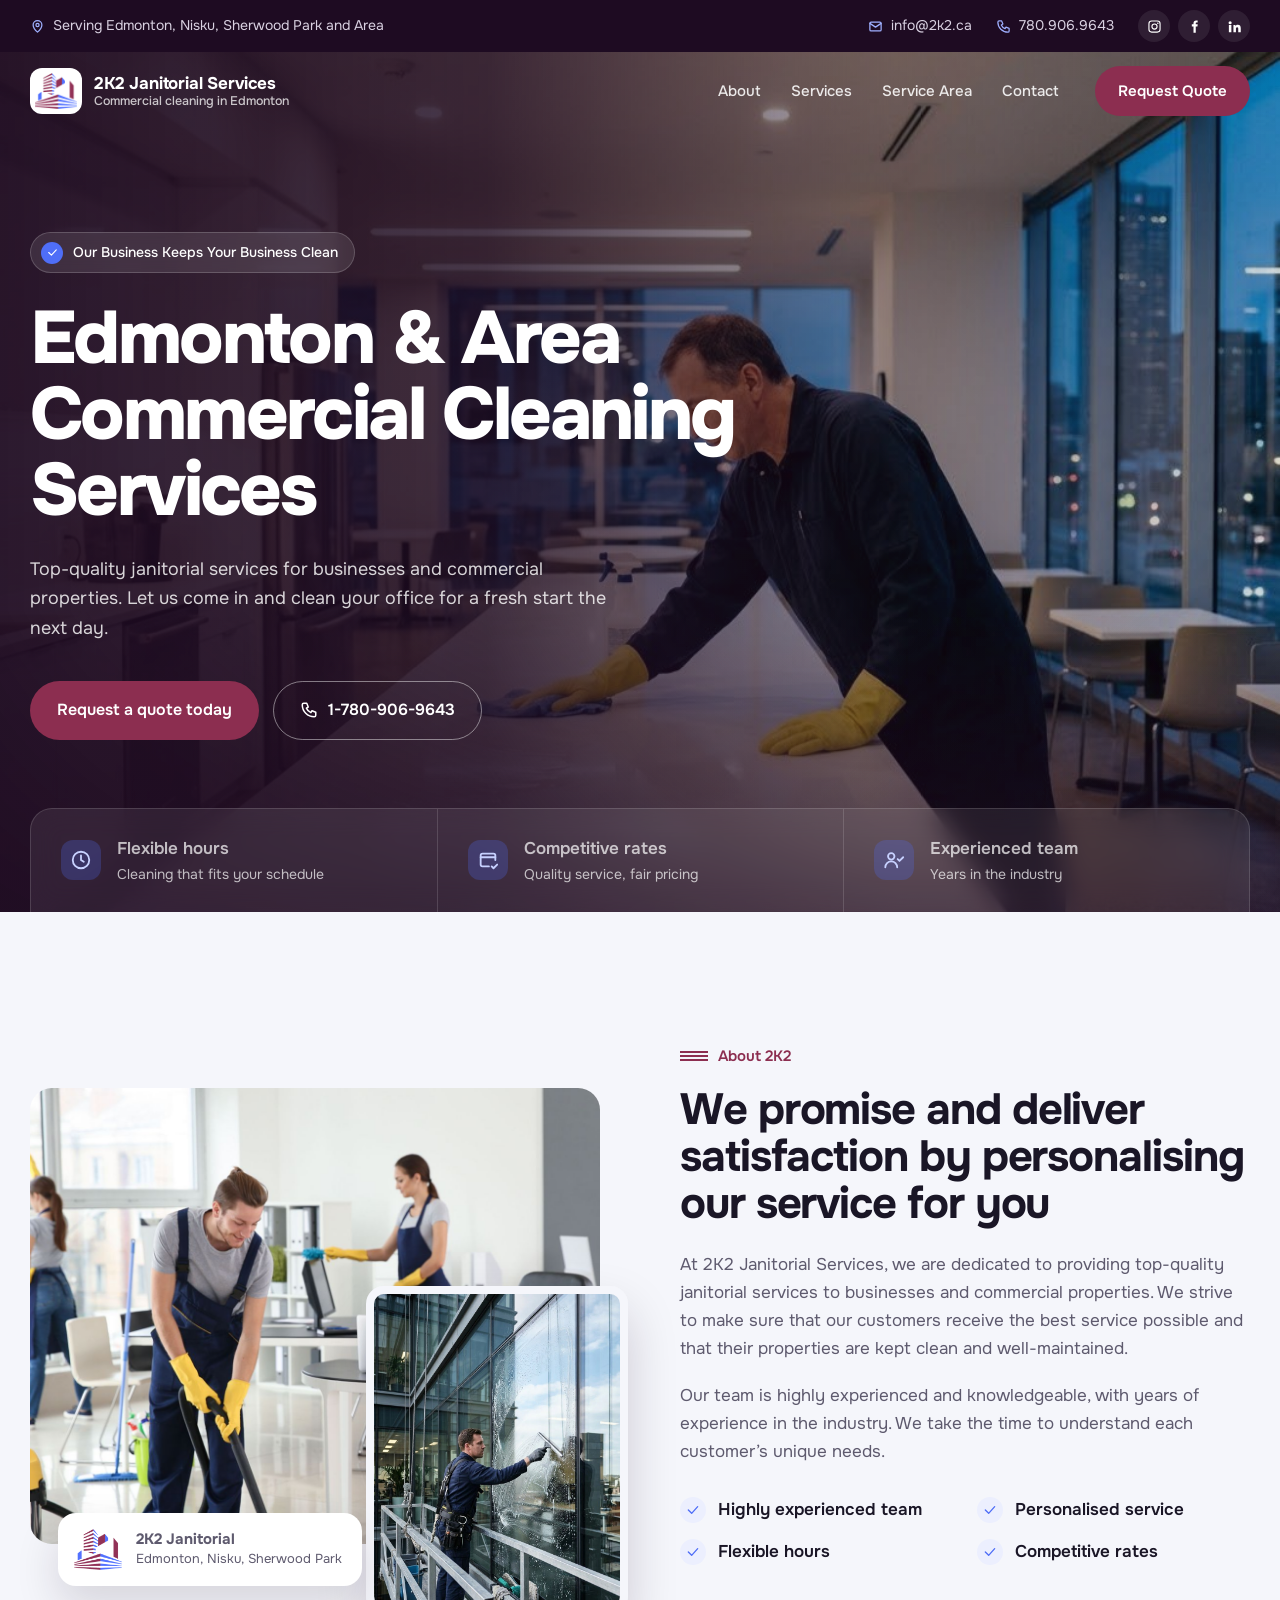
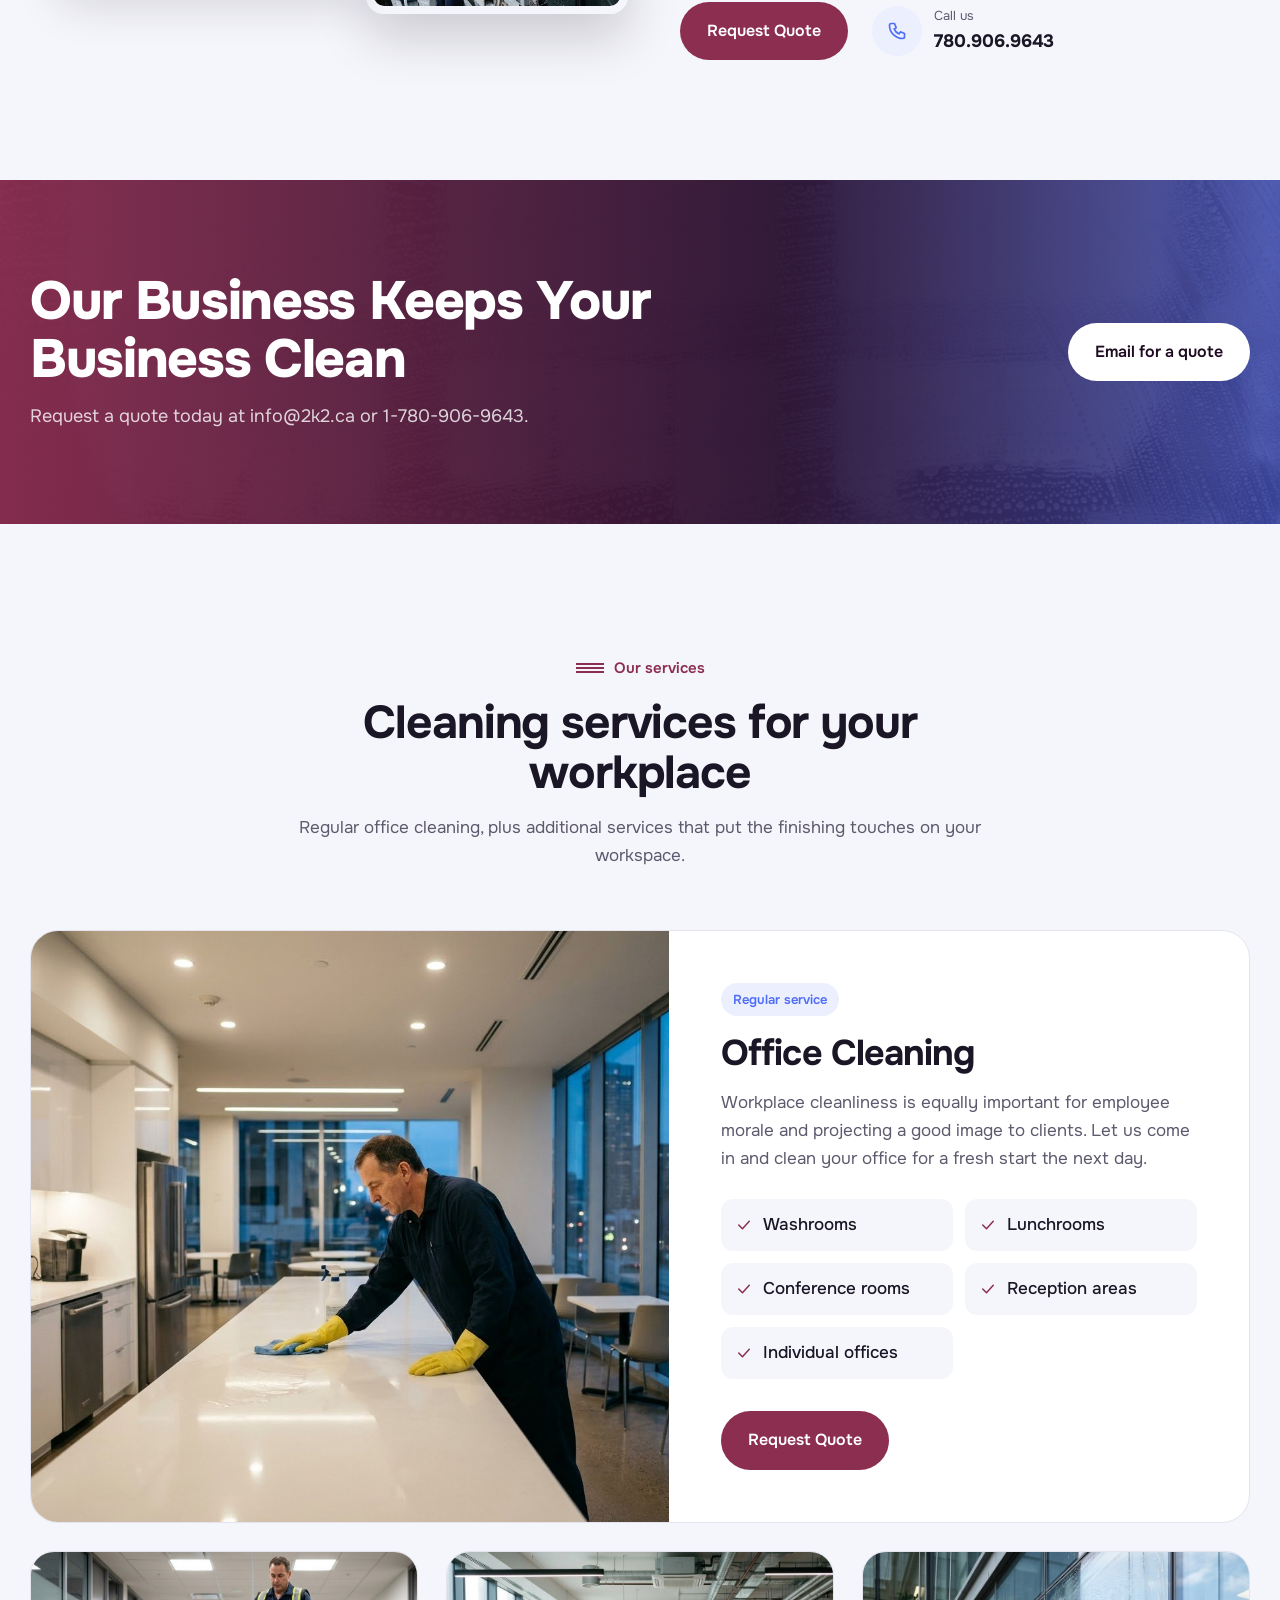
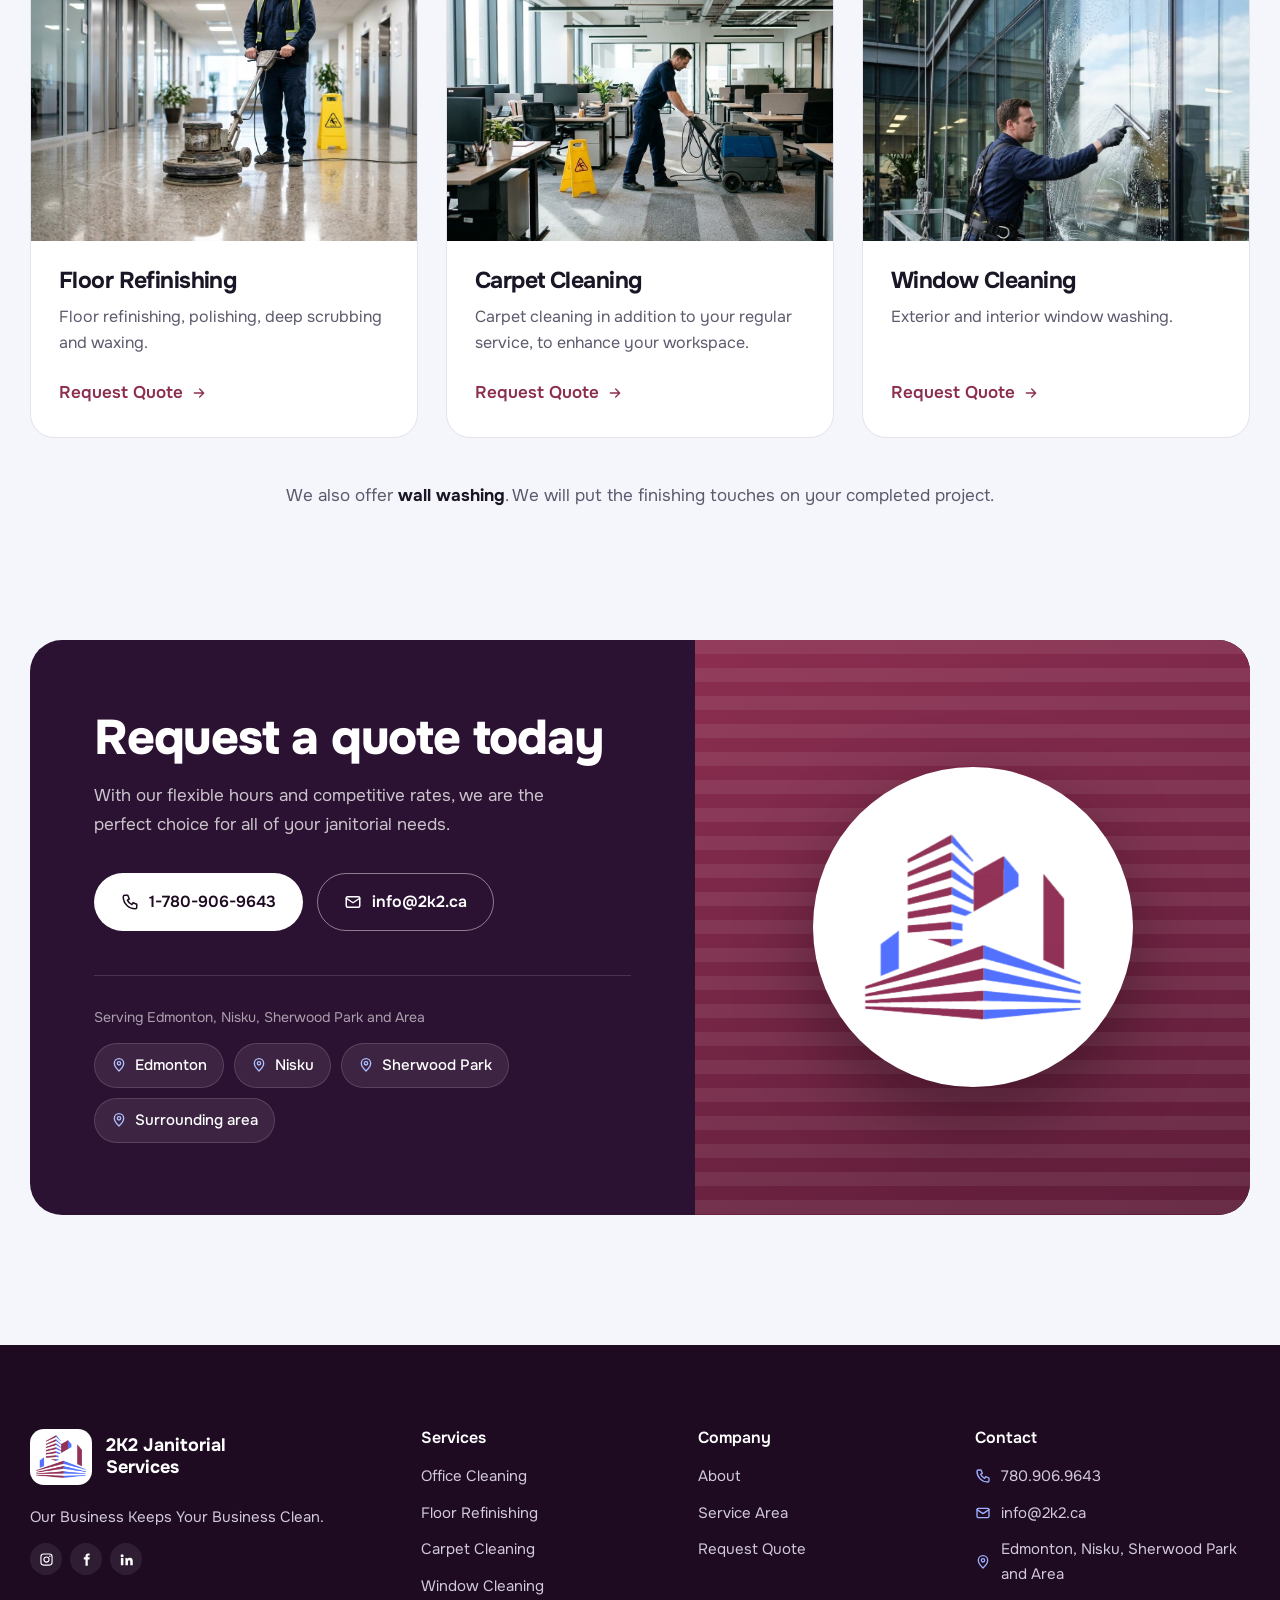
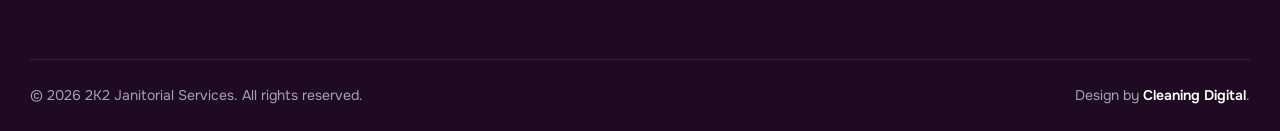
<file: index.html>
<!DOCTYPE html>
<html lang="en">
<head>
<meta charset="utf-8">
<meta name="viewport" content="width=device-width, initial-scale=1, viewport-fit=cover">
<title>Edmonton & Area Commercial Cleaning Services | 2K2 Janitorial Services</title>
<meta name="description" content="We promise and deliver satisfaction by personalising our service for you! Commercial and office cleaning in Edmonton, Nisku, Sherwood Park and area.">
<link rel="icon" href="images/2k2-logo.png">
<link rel="preconnect" href="https://fonts.googleapis.com">
<link rel="preconnect" href="https://fonts.gstatic.com" crossorigin>
<link href="https://fonts.googleapis.com/css2?family=Onest:wght@400;500;600;700;800&display=swap" rel="stylesheet">
<style>
:root{
  --plum:#8C2E50; --plum-2:#A63A62; --night:#1E0B22; --night-2:#2C1232;
  --blue:#4F6EF7; --blue-soft:#ECEFFE;
  --ink:#1A1626; --muted:#5E5A6E; --paper:#F5F6FB; --surface:#FFFFFF; --line:#E3E4EE;
  --r:22px;
  --font:"Onest",system-ui,-apple-system,"Segoe UI",Roboto,Arial,sans-serif;
  --hh:78px;
  box-sizing:border-box;
  padding-top:env(safe-area-inset-top,0px);
  padding-bottom:env(safe-area-inset-bottom,0px);
  color-scheme:light;
}
@media (prefers-color-scheme:dark){
  :root:not([data-theme="light"]){
    --ink:#EFEDF5; --muted:#ADA8BE; --paper:#121019; --surface:#1B1824; --line:#2D2A3A; --blue-soft:#1D2142;
    color-scheme:dark;
  }
}
:root[data-theme="dark"]{
  --ink:#EFEDF5; --muted:#ADA8BE; --paper:#121019; --surface:#1B1824; --line:#2D2A3A; --blue-soft:#1D2142;
  color-scheme:dark;
}
*,*::before,*::after{box-sizing:inherit}
html{scroll-behavior:smooth;scroll-padding-top:calc(env(safe-area-inset-top,0px) + var(--hh) + 16px)}
body{margin:0;font-family:var(--font);color:var(--ink);background:var(--paper);font-size:17px;line-height:1.65;-webkit-font-smoothing:antialiased}
body::before{content:"";position:fixed;inset:0 0 auto;height:env(safe-area-inset-top,0px);z-index:60;background:var(--night)}
img{max-width:100%;display:block}
a{color:inherit}
a:focus-visible,button:focus-visible{outline:3px solid var(--blue);outline-offset:3px;border-radius:8px}
.wrap{width:min(1220px,100% - 48px);margin-inline:auto}
h1,h2,h3{margin:0;letter-spacing:-.025em;line-height:1.08;font-weight:700}
.btn{white-space:nowrap;display:inline-flex;align-items:center;justify-content:center;gap:10px;text-decoration:none;font-weight:600;font-size:16px;padding:15px 26px;border-radius:999px;border:1.5px solid transparent;transition:background .2s,color .2s,border-color .2s,transform .2s}
.btn svg{width:18px;height:18px;flex:none}
.btn.primary{background:var(--plum);color:#fff}
.btn.primary:hover{background:var(--plum-2)}
.btn.light{background:#fff;color:var(--night)}
.btn.light:hover{background:var(--blue-soft)}
.btn.outline-w{border-color:rgba(255,255,255,.45);color:#fff}
.btn.outline-w:hover{background:rgba(255,255,255,.12);border-color:#fff}
.ico{fill:none;stroke:currentColor;stroke-width:2;stroke-linecap:round;stroke-linejoin:round}

/* top bar */
.topbar{background:var(--night);color:#D9D1E1;font-size:14px}
.topbar .wrap{display:flex;justify-content:space-between;align-items:center;gap:20px;padding:10px 0}
.topbar .l,.topbar .r{display:flex;align-items:center;gap:24px}
.topbar a{text-decoration:none;display:inline-flex;align-items:center;gap:8px}
.topbar a:hover{color:#fff}
.topbar .area-tb{display:inline-flex;align-items:center;gap:8px}
.topbar svg.ico{width:15px;height:15px;color:#9FB0FF}
.social{display:flex;gap:8px}
.social a{display:grid;place-items:center;width:32px;height:32px;border-radius:50%;background:rgba(255,255,255,.08);color:#fff;transition:background .2s}
.social a:hover{background:var(--blue)}
.social svg{width:15px;height:15px;fill:currentColor}

/* header: transparent over hero, solid after scroll */
header.site{position:sticky;top:env(safe-area-inset-top,0px);z-index:50;height:var(--hh);transition:background .25s,box-shadow .25s}
header.site .wrap{height:100%;display:flex;align-items:center;gap:36px}
.brand{display:flex;align-items:center;gap:12px;text-decoration:none;color:#fff}
.brand .mark{width:52px;height:46px;display:grid;place-items:center;background:#fff;border-radius:12px;padding:5px}
.brand .mark img{width:100%;height:100%;object-fit:contain}
.brand b{font-size:17px;font-weight:700;line-height:1.15;letter-spacing:-.01em}
.brand b small{display:block;font-weight:500;font-size:12.5px;opacity:.75;letter-spacing:0}
nav.main{margin-left:auto;display:flex;gap:30px}
nav.main a{text-decoration:none;color:rgba(255,255,255,.88);font-weight:500;font-size:15px;position:relative;padding:6px 0}
nav.main a::after{content:"";position:absolute;left:0;right:0;bottom:0;height:2px;background:currentColor;transform:scaleX(0);transition:transform .2s}
nav.main a:hover::after{transform:scaleX(1)}
header .btn{padding:12px 22px;font-size:15px}
header.site.solid{background:var(--surface);box-shadow:0 1px 0 var(--line),0 8px 24px rgba(20,8,24,.06)}
header.site.solid .brand{color:var(--ink)}
header.site.solid .brand .mark{background:transparent;padding:0}
header.site.solid nav.main a{color:var(--ink)}

/* hero */
.hero{position:relative;margin-top:calc(var(--hh) * -1);min-height:min(860px,100svh);display:flex;align-items:center;color:#fff;overflow:hidden;background:var(--night)}
.hero .bg{position:absolute;inset:0}
.hero .bg img{width:100%;height:100%;object-fit:cover;object-position:70% center}
.hero .bg::after{content:"";position:absolute;inset:0;background:
  linear-gradient(90deg,rgba(30,11,34,.94) 0%,rgba(30,11,34,.82) 38%,rgba(30,11,34,.35) 70%,rgba(30,11,34,.15) 100%),
  linear-gradient(0deg,rgba(30,11,34,.7),transparent 35%)}
.hero .wrap{position:relative;padding:calc(var(--hh) + 80px) 0 150px}
.hero .kicker{display:inline-flex;align-items:center;gap:10px;padding:8px 16px 8px 10px;border-radius:999px;background:rgba(255,255,255,.1);border:1px solid rgba(255,255,255,.18);font-size:14px;font-weight:500;margin-bottom:28px;backdrop-filter:blur(6px)}
.hero .kicker i{width:22px;height:22px;border-radius:50%;background:var(--blue);display:grid;place-items:center}
.hero .kicker i svg{width:13px;height:13px;color:#fff}
.hero h1{font-size:clamp(42px,5.8vw,78px);font-weight:800;max-width:12.5em;line-height:1.02;letter-spacing:-.035em}
.hero p.lead{font-size:clamp(17px,1.4vw,20px);color:rgba(255,255,255,.82);max-width:34em;margin:26px 0 38px}
.hero .ctas{display:flex;gap:14px;flex-wrap:wrap}
.hero .facts{position:absolute;left:0;right:0;bottom:0}
.hero .facts .wrap{padding:0}
.facts-row{display:grid;grid-template-columns:repeat(3,1fr);background:rgba(255,255,255,.08);border:1px solid rgba(255,255,255,.14);border-bottom:0;border-radius:var(--r) var(--r) 0 0;backdrop-filter:blur(14px);-webkit-backdrop-filter:blur(14px)}
.facts-row div{display:flex;align-items:center;gap:16px;padding:26px 30px}
.facts-row div+div{border-left:1px solid rgba(255,255,255,.14)}
.facts-row svg{width:40px;height:40px;flex:none;padding:9px;border-radius:12px;background:rgba(79,110,247,.25);color:#C7D1FF}
.facts-row b{display:block;font-size:17px;font-weight:600}
.facts-row span{font-size:14px;color:rgba(255,255,255,.7)}
@media (prefers-reduced-motion:no-preference){
  .hero .bg img{animation:settle 1.8s cubic-bezier(.2,.7,.2,1) both}
  .hero .wrap > *{animation:lift .9s cubic-bezier(.2,.7,.2,1) both}
  .hero .wrap > :nth-child(2){animation-delay:.08s}
  .hero .wrap > :nth-child(3){animation-delay:.16s}
  .hero .wrap > :nth-child(4){animation-delay:.24s}
  @keyframes settle{from{transform:scale(1.08)}}
  @keyframes lift{from{opacity:0;transform:translateY(18px)}}
}

/* about */
.about{padding:130px 0 120px}
.about .wrap{display:grid;grid-template-columns:1fr 1fr;gap:80px;align-items:center}
.collage{position:relative;padding:0 0 70px 0}
.collage .main{border-radius:var(--r);overflow:hidden;aspect-ratio:5/4}
.collage .main img{width:100%;height:100%;object-fit:cover;object-position:35% center}
.collage .small{position:absolute;right:-28px;bottom:0;width:46%;aspect-ratio:4/5;border-radius:18px;overflow:hidden;border:8px solid var(--paper);box-shadow:0 24px 50px rgba(30,11,34,.18)}
.collage .small img{width:100%;height:100%;object-fit:cover;object-position:40% 25%}
.collage .badge{position:absolute;left:28px;bottom:28px;display:flex;align-items:center;gap:14px;background:var(--surface);padding:16px 20px 16px 16px;border-radius:18px;box-shadow:0 20px 44px rgba(30,11,34,.14)}
.collage .badge img{width:48px}
.collage .badge b{display:block;font-size:15px;line-height:1.2}
.collage .badge span{font-size:13px;color:var(--muted)}
.sec-tag{display:inline-flex;align-items:center;gap:10px;color:var(--plum);font-weight:600;font-size:15px;margin-bottom:18px}
.sec-tag::before{content:"";width:28px;height:10px;background:repeating-linear-gradient(180deg,var(--plum) 0 2px,transparent 2px 4px)}
.about h2{font-size:clamp(32px,3.4vw,46px);margin-bottom:24px}
.about p{margin:0 0 18px;color:var(--muted)}
.checks{list-style:none;padding:0;margin:30px 0 36px;display:grid;grid-template-columns:1fr 1fr;gap:14px 24px}
.checks li{display:flex;align-items:center;gap:12px;font-weight:600}
.checks li svg{width:26px;height:26px;flex:none;padding:5px;border-radius:50%;background:var(--blue-soft);color:var(--blue)}
.about .row{display:flex;align-items:center;gap:24px;flex-wrap:wrap}
.phone-inline{display:flex;align-items:center;gap:12px;text-decoration:none}
.phone-inline i{width:50px;height:50px;border-radius:50%;display:grid;place-items:center;background:var(--blue-soft);color:var(--blue)}
.phone-inline i svg{width:20px;height:20px}
.phone-inline small{display:block;font-size:13px;color:var(--muted)}
.phone-inline b{font-size:18px}

/* tagline band */
.band{position:relative;color:#fff;background:var(--night);overflow:hidden}
.band .bg{position:absolute;inset:0}
.band .bg img{width:100%;height:100%;object-fit:cover;opacity:.28}
.band .bg::after{content:"";position:absolute;inset:0;background:linear-gradient(90deg,rgba(140,46,80,.92),rgba(44,18,50,.85) 60%,rgba(79,110,247,.55))}
.band .wrap{position:relative;padding:92px 0;display:grid;grid-template-columns:1fr auto;gap:40px;align-items:center}
.band h2{font-size:clamp(32px,4.2vw,58px);font-weight:800;max-width:14em}
.band p{margin:14px 0 0;color:rgba(255,255,255,.8);font-size:18px}

/* services */
.services{padding:130px 0}
.services .head{text-align:center;max-width:720px;margin:0 auto 60px}
.services .head h2{font-size:clamp(32px,3.6vw,50px);margin-bottom:16px}
.services .head p{margin:0;color:var(--muted)}
.feature{display:grid;grid-template-columns:1.1fr 1fr;background:var(--surface);border-radius:28px;overflow:hidden;border:1px solid var(--line);margin-bottom:28px}
.feature .pic{min-height:440px}
.feature .pic img{width:100%;height:100%;object-fit:cover;object-position:60% center}
.feature .txt{padding:52px 52px}
.feature .label{display:inline-block;background:var(--blue-soft);color:var(--blue);font-weight:600;font-size:13px;padding:6px 12px;border-radius:999px;margin-bottom:18px}
.feature h3{font-size:clamp(28px,2.8vw,38px);margin-bottom:16px}
.feature p{color:var(--muted);margin:0 0 26px}
.rooms{list-style:none;padding:0;margin:0 0 32px;display:grid;grid-template-columns:1fr 1fr;gap:12px}
.rooms li{display:flex;align-items:center;gap:10px;font-weight:500;padding:12px 14px;border-radius:12px;background:var(--paper)}
.rooms li svg{width:18px;height:18px;color:var(--plum);flex:none}
.trio{display:grid;grid-template-columns:repeat(3,1fr);gap:28px}
.card{background:var(--surface);border-radius:24px;overflow:hidden;border:1px solid var(--line);display:flex;flex-direction:column;transition:transform .3s,box-shadow .3s}
.card:hover{transform:translateY(-6px);box-shadow:0 26px 50px rgba(30,11,34,.12)}
.card .pic{aspect-ratio:4/3;overflow:hidden}
.card .pic img{width:100%;height:100%;object-fit:cover;transition:transform .6s}
.card:hover .pic img{transform:scale(1.05)}
.card .txt{padding:28px 28px 30px;display:flex;flex-direction:column;flex:1}
.card h3{font-size:23px;margin-bottom:10px}
.card p{margin:0 0 22px;color:var(--muted);font-size:16px}
.card a{margin-top:auto;font-weight:600;color:var(--plum);text-decoration:none;display:inline-flex;align-items:center;gap:8px}
.card a svg{width:16px;height:16px;transition:transform .2s}
.card a:hover svg{transform:translateX(4px)}
.extra-note{text-align:center;margin:44px 0 0;color:var(--muted)}
.extra-note b{color:var(--ink)}

/* CTA + area */
.cta{padding:0 0 130px}
.cta-panel{position:relative;overflow:hidden;border-radius:32px;background:var(--night-2);color:#fff;display:grid;grid-template-columns:1.2fr 1fr;align-items:stretch}
.cta-panel .txt{padding:72px 64px;position:relative;z-index:1}
.cta-panel h2{font-size:clamp(34px,3.8vw,54px);font-weight:800;margin-bottom:18px}
.cta-panel p{color:rgba(255,255,255,.75);margin:0 0 34px;max-width:30em}
.cta-panel .btns{display:flex;gap:14px;flex-wrap:wrap}
.areas{margin-top:44px;padding-top:30px;border-top:1px solid rgba(255,255,255,.14)}
.areas small{display:block;font-size:14px;color:rgba(255,255,255,.6);margin-bottom:14px}
.areas ul{list-style:none;padding:0;margin:0;display:flex;flex-wrap:wrap;gap:10px}
.areas li{display:inline-flex;align-items:center;gap:8px;padding:9px 16px;border-radius:999px;background:rgba(255,255,255,.08);border:1px solid rgba(255,255,255,.14);font-weight:500;font-size:15px}
.areas li svg{width:16px;height:16px;color:#AFC0FF}
.cta-panel .art{position:relative;background:linear-gradient(160deg,var(--plum),#5E1D3A)}
.cta-panel .art::before{content:"";position:absolute;inset:0;background:repeating-linear-gradient(180deg,rgba(255,255,255,.07) 0 14px,transparent 14px 28px)}
.cta-panel .art .logo-big{position:absolute;inset:0;display:grid;place-items:center}
.cta-panel .art .logo-big span{width:min(320px,70%);aspect-ratio:1;border-radius:50%;background:#fff;display:grid;place-items:center;box-shadow:0 30px 80px rgba(0,0,0,.35)}
.cta-panel .art .logo-big img{width:68%}

/* footer */
footer{background:var(--night);color:#D2C9DB;padding:84px 0 0;font-size:15px}
footer .cols{display:grid;grid-template-columns:1.5fr 1fr 1fr 1.2fr;gap:48px;padding-bottom:60px}
footer .f-brand{display:flex;align-items:center;gap:14px;margin-bottom:20px;text-decoration:none;color:#fff}
footer .f-brand span{width:62px;height:56px;border-radius:14px;background:#fff;display:grid;place-items:center;padding:6px}
footer .f-brand img{width:100%;height:100%;object-fit:contain}
footer .f-brand b{font-size:18px;line-height:1.2}
footer h3{font-size:16px;font-weight:600;color:#fff;margin-bottom:18px;letter-spacing:0}
footer ul{list-style:none;padding:0;margin:0;display:grid;gap:12px}
footer a{text-decoration:none;color:#D2C9DB}
footer a:hover{color:#fff}
footer p{margin:0 0 14px}
footer .contact-list li{display:flex;gap:10px;align-items:center}
footer .contact-list svg{width:16px;height:16px;color:#9FB0FF;flex:none}
footer .bottom{border-top:1px solid rgba(255,255,255,.1);padding:24px 0;display:flex;justify-content:space-between;gap:16px;flex-wrap:wrap;font-size:14px;color:#A99FB5}
footer .bottom a{color:#fff;font-weight:600}
footer .bottom a:hover{text-decoration:underline}

@media (max-width:1024px){
  nav.main{display:none}
  header .btn{margin-left:auto}
  .about .wrap,.feature,.cta-panel{grid-template-columns:1fr}
  .about .wrap{gap:56px}
  .collage .small{right:0}
  .collage .badge{left:14px;bottom:14px}
  .trio{grid-template-columns:1fr 1fr}
  .cta-panel .art{min-height:280px}
  footer .cols{grid-template-columns:1fr 1fr}
  .band .wrap{grid-template-columns:1fr}
}
@media (max-width:720px){
  :root{--hh:68px}
  .wrap{width:calc(100% - 32px)}
  .topbar .hide-s{display:none}
  .brand b small{display:none}
  .brand b{font-size:15px}
  header .btn{padding:10px 16px;font-size:14px}
  .hero{min-height:auto;flex-direction:column;align-items:stretch}
  .topbar .l{display:none}
  .topbar .wrap{justify-content:flex-end}
  .hero .wrap{padding:calc(var(--hh) + 48px) 0 48px}
  .hero .facts{position:relative}
  .facts-row{grid-template-columns:1fr;border-radius:0;border-inline:0}
  .facts-row div{padding:18px 16px}
  .facts-row div+div{border-left:0;border-top:1px solid rgba(255,255,255,.14)}
  .about,.services{padding:84px 0}
  .checks,.rooms{grid-template-columns:1fr}
  .feature .txt{padding:32px 24px}
  .feature .pic{min-height:260px}
  .trio{grid-template-columns:1fr}
  .cta{padding-bottom:84px}
  .cta-panel{border-radius:24px}
  .cta-panel .txt{padding:44px 26px}
  .band .wrap{padding:64px 0}
  footer .cols{grid-template-columns:1fr}
}
</style>
</head>
<body>

<div class="topbar">
  <div class="wrap">
    <div class="l">
      <span class="hide-s area-tb"><svg class="ico" viewBox="0 0 24 24"><path d="M12 21s-7-6.2-7-11.5a7 7 0 0 1 14 0C19 14.8 12 21 12 21z"/><circle cx="12" cy="9.5" r="2.5"/></svg>Serving Edmonton, Nisku, Sherwood Park and Area</span>
    </div>
    <div class="r">
      <a href="mailto:info@2k2.ca?subject=Quote"><svg class="ico" viewBox="0 0 24 24"><rect x="3" y="5" width="18" height="14" rx="2"/><path d="m3 7 9 6 9-6"/></svg>info@2k2.ca</a>
      <a class="hide-s" href="tel:1-780-906-9643"><svg class="ico" viewBox="0 0 24 24"><path d="M5 3h4l2 5-2.5 1.5a11 11 0 0 0 6 6L16 13l5 2v4a2 2 0 0 1-2 2A16 16 0 0 1 3 5a2 2 0 0 1 2-2z"/></svg>780.906.9643</a>
      <div class="social">
        <a href="https://www.instagram.com/2k2janitorial/?hl=en" aria-label="Instagram" target="_blank" rel="noopener"><svg viewBox="0 0 24 24"><path d="M12 7a5 5 0 1 0 0 10 5 5 0 0 0 0-10zm0 8.2a3.2 3.2 0 1 1 0-6.4 3.2 3.2 0 0 1 0 6.4zM17.3 5.5a1.2 1.2 0 1 0 0 2.4 1.2 1.2 0 0 0 0-2.4z"/><path d="M7.5 2.2h9a5.3 5.3 0 0 1 5.3 5.3v9a5.3 5.3 0 0 1-5.3 5.3h-9a5.3 5.3 0 0 1-5.3-5.3v-9a5.3 5.3 0 0 1 5.3-5.3zm0 1.8A3.5 3.5 0 0 0 4 7.5v9A3.5 3.5 0 0 0 7.5 20h9a3.5 3.5 0 0 0 3.5-3.5v-9A3.5 3.5 0 0 0 16.5 4h-9z"/></svg></a>
        <a href="https://www.facebook.com/2k2janitorial/" aria-label="Facebook" target="_blank" rel="noopener"><svg viewBox="0 0 24 24"><path d="M14 8.5V6.8c0-.8.2-1.2 1.4-1.2H17V2.4c-.3 0-1.3-.1-2.5-.1-2.5 0-4.1 1.5-4.1 4.3v1.9H7.7v3.3h2.7V22H14V11.8h2.7l.4-3.3H14z"/></svg></a>
        <a href="https://www.linkedin.com/company/2k2-janitorial/about/" aria-label="LinkedIn" target="_blank" rel="noopener"><svg viewBox="0 0 24 24"><path d="M4.98 3.5a2.5 2.5 0 1 1 0 5 2.5 2.5 0 0 1 0-5zM3 9.5h4V21H3V9.5zm6.5 0h3.8v1.6h.1c.5-1 1.8-2 3.8-2 4 0 4.8 2.6 4.8 6V21h-4v-5.1c0-1.2 0-2.8-1.7-2.8s-2 1.3-2 2.7V21h-4V9.5z"/></svg></a>
      </div>
    </div>
  </div>
</div>

<header class="site" id="top">
  <div class="wrap">
    <a class="brand" href="https://www.2k2.ca">
      <span class="mark"><img src="images/2k2-logo.png" alt="2K2 Janitorial Services logo"></span>
      <b>2K2 Janitorial Services<small>Commercial cleaning in Edmonton</small></b>
    </a>
    <nav class="main" aria-label="Main">
      <a href="#about">About</a>
      <a href="#services">Services</a>
      <a href="#service-area">Service Area</a>
      <a href="#contact">Contact</a>
    </nav>
    <a class="btn primary" href="https://www.2k2.ca/contact">Request Quote</a>
  </div>
</header>

<main>
  <section class="hero">
    <div class="bg"><img src="images/office-cleaning.jpg" alt="" fetchpriority="high"></div>
    <div class="wrap">
      <span class="kicker"><i><svg class="ico" viewBox="0 0 24 24"><path d="m5 12 5 5 9-10"/></svg></i>Our Business Keeps Your Business Clean</span>
      <h1>Edmonton &amp; Area Commercial Cleaning Services</h1>
      <p class="lead">Top-quality janitorial services for businesses and commercial properties. Let us come in and clean your office for a fresh start the next day.</p>
      <div class="ctas">
        <a class="btn primary" href="https://www.2k2.ca/contact">Request a quote today</a>
        <a class="btn outline-w" href="tel:1-780-906-9643"><svg class="ico" viewBox="0 0 24 24"><path d="M5 3h4l2 5-2.5 1.5a11 11 0 0 0 6 6L16 13l5 2v4a2 2 0 0 1-2 2A16 16 0 0 1 3 5a2 2 0 0 1 2-2z"/></svg>1-780-906-9643</a>
      </div>
    </div>
    <div class="facts">
      <div class="wrap">
        <div class="facts-row">
          <div><svg class="ico" viewBox="0 0 24 24"><circle cx="12" cy="12" r="9"/><path d="M12 7v5l3 2"/></svg><span><b>Flexible hours</b>Cleaning that fits your schedule</span></div>
          <div><svg class="ico" viewBox="0 0 24 24"><path d="M20 12V7a2 2 0 0 0-2-2H6a2 2 0 0 0-2 2v10a2 2 0 0 0 2 2h7"/><path d="M4 9h16"/><path d="m16 19 2 2 4-4"/></svg><span><b>Competitive rates</b>Quality service, fair pricing</span></div>
          <div><svg class="ico" viewBox="0 0 24 24"><circle cx="9" cy="8" r="3.5"/><path d="M2.5 20a6.5 6.5 0 0 1 13 0"/><path d="m16 11 2 2 4-4"/></svg><span><b>Experienced team</b>Years in the industry</span></div>
        </div>
      </div>
    </div>
  </section>

  <section class="about" id="about">
    <div class="wrap">
      <div class="collage">
        <div class="main"><img src="images/hero-office-crew.jpg" alt="2K2 cleaning crew vacuuming and dusting an office" loading="lazy"></div>
        <div class="small"><img src="images/window-cleaning.jpg" alt="Window cleaner washing a glass facade" loading="lazy"></div>
        <div class="badge"><img src="images/2k2-logo.png" alt=""><span><b>2K2 Janitorial</b>Edmonton, Nisku, Sherwood Park</span></div>
      </div>
      <div>
        <span class="sec-tag">About 2K2</span>
        <h2>We promise and deliver satisfaction by personalising our service for you</h2>
        <p>At 2K2 Janitorial Services, we are dedicated to providing top-quality janitorial services to businesses and commercial properties. We strive to make sure that our customers receive the best service possible and that their properties are kept clean and well-maintained.</p>
        <p>Our team is highly experienced and knowledgeable, with years of experience in the industry. We take the time to understand each customer’s unique needs.</p>
        <ul class="checks">
          <li><svg class="ico" viewBox="0 0 24 24"><path d="m5 12 5 5 9-10"/></svg>Highly experienced team</li>
          <li><svg class="ico" viewBox="0 0 24 24"><path d="m5 12 5 5 9-10"/></svg>Personalised service</li>
          <li><svg class="ico" viewBox="0 0 24 24"><path d="m5 12 5 5 9-10"/></svg>Flexible hours</li>
          <li><svg class="ico" viewBox="0 0 24 24"><path d="m5 12 5 5 9-10"/></svg>Competitive rates</li>
        </ul>
        <div class="row">
          <a class="btn primary" href="https://www.2k2.ca/contact">Request Quote</a>
          <a class="phone-inline" href="tel:1-780-906-9643"><i><svg class="ico" viewBox="0 0 24 24"><path d="M5 3h4l2 5-2.5 1.5a11 11 0 0 0 6 6L16 13l5 2v4a2 2 0 0 1-2 2A16 16 0 0 1 3 5a2 2 0 0 1 2-2z"/></svg></i><span><small>Call us</small><b>780.906.9643</b></span></a>
        </div>
      </div>
    </div>
  </section>

  <section class="band" aria-label="Our promise">
    <div class="bg"><img src="images/window-glass-band.jpg" alt=""></div>
    <div class="wrap">
      <div>
        <h2>Our Business Keeps Your Business Clean</h2>
        <p>Request a quote today at info@2k2.ca or 1-780-906-9643.</p>
      </div>
      <a class="btn light" href="mailto:info@2k2.ca?subject=Quote">Email for a quote</a>
    </div>
  </section>

  <section class="services" id="services">
    <div class="wrap">
      <div class="head">
        <span class="sec-tag">Our services</span>
        <h2>Cleaning services for your workplace</h2>
        <p>Regular office cleaning, plus additional services that put the finishing touches on your workspace.</p>
      </div>

      <article class="feature">
        <div class="pic"><img src="images/office-cleaning.jpg" alt="Janitor wiping down an office lunchroom counter" loading="lazy"></div>
        <div class="txt">
          <span class="label">Regular service</span>
          <h3>Office Cleaning</h3>
          <p>Workplace cleanliness is equally important for employee morale and projecting a good image to clients. Let us come in and clean your office for a fresh start the next day.</p>
          <ul class="rooms">
            <li><svg class="ico" viewBox="0 0 24 24"><path d="m5 12 5 5 9-10"/></svg>Washrooms</li>
            <li><svg class="ico" viewBox="0 0 24 24"><path d="m5 12 5 5 9-10"/></svg>Lunchrooms</li>
            <li><svg class="ico" viewBox="0 0 24 24"><path d="m5 12 5 5 9-10"/></svg>Conference rooms</li>
            <li><svg class="ico" viewBox="0 0 24 24"><path d="m5 12 5 5 9-10"/></svg>Reception areas</li>
            <li><svg class="ico" viewBox="0 0 24 24"><path d="m5 12 5 5 9-10"/></svg>Individual offices</li>
          </ul>
          <a class="btn primary" href="https://www.2k2.ca/contact">Request Quote</a>
        </div>
      </article>

      <div class="trio">
        <article class="card">
          <div class="pic"><img src="images/floor-refinishing.jpg" alt="Floor machine polishing a commercial corridor" loading="lazy" style="object-position:55% 20%"></div>
          <div class="txt">
            <h3>Floor Refinishing</h3>
            <p>Floor refinishing, polishing, deep scrubbing and waxing.</p>
            <a href="https://www.2k2.ca/contact">Request Quote <svg class="ico" viewBox="0 0 24 24"><path d="M5 12h14M13 6l6 6-6 6"/></svg></a>
          </div>
        </article>
        <article class="card">
          <div class="pic"><img src="images/carpet-cleaning.jpg" alt="Carpet extraction cleaning in an open-plan office" loading="lazy" style="object-position:60% center"></div>
          <div class="txt">
            <h3>Carpet Cleaning</h3>
            <p>Carpet cleaning in addition to your regular service, to enhance your workspace.</p>
            <a href="https://www.2k2.ca/contact">Request Quote <svg class="ico" viewBox="0 0 24 24"><path d="M5 12h14M13 6l6 6-6 6"/></svg></a>
          </div>
        </article>
        <article class="card">
          <div class="pic"><img src="images/window-cleaning.jpg" alt="Window cleaner washing exterior glass" loading="lazy" style="object-position:45% 30%"></div>
          <div class="txt">
            <h3>Window Cleaning</h3>
            <p>Exterior and interior window washing.</p>
            <a href="https://www.2k2.ca/contact">Request Quote <svg class="ico" viewBox="0 0 24 24"><path d="M5 12h14M13 6l6 6-6 6"/></svg></a>
          </div>
        </article>
      </div>
      <p class="extra-note">We also offer <b>wall washing</b>. We will put the finishing touches on your completed project.</p>
    </div>
  </section>

  <section class="cta" id="contact">
    <div class="wrap">
      <div class="cta-panel" id="service-area">
        <div class="txt">
          <h2>Request a quote today</h2>
          <p>With our flexible hours and competitive rates, we are the perfect choice for all of your janitorial needs.</p>
          <div class="btns">
            <a class="btn light" href="tel:1-780-906-9643"><svg class="ico" viewBox="0 0 24 24"><path d="M5 3h4l2 5-2.5 1.5a11 11 0 0 0 6 6L16 13l5 2v4a2 2 0 0 1-2 2A16 16 0 0 1 3 5a2 2 0 0 1 2-2z"/></svg>1-780-906-9643</a>
            <a class="btn outline-w" href="mailto:info@2k2.ca?subject=Quote"><svg class="ico" viewBox="0 0 24 24"><rect x="3" y="5" width="18" height="14" rx="2"/><path d="m3 7 9 6 9-6"/></svg>info@2k2.ca</a>
          </div>
          <div class="areas">
            <small>Serving Edmonton, Nisku, Sherwood Park and Area</small>
            <ul>
              <li><svg class="ico" viewBox="0 0 24 24"><path d="M12 21s-7-6.2-7-11.5a7 7 0 0 1 14 0C19 14.8 12 21 12 21z"/><circle cx="12" cy="9.5" r="2.5"/></svg>Edmonton</li>
              <li><svg class="ico" viewBox="0 0 24 24"><path d="M12 21s-7-6.2-7-11.5a7 7 0 0 1 14 0C19 14.8 12 21 12 21z"/><circle cx="12" cy="9.5" r="2.5"/></svg>Nisku</li>
              <li><svg class="ico" viewBox="0 0 24 24"><path d="M12 21s-7-6.2-7-11.5a7 7 0 0 1 14 0C19 14.8 12 21 12 21z"/><circle cx="12" cy="9.5" r="2.5"/></svg>Sherwood Park</li>
              <li><svg class="ico" viewBox="0 0 24 24"><path d="M12 21s-7-6.2-7-11.5a7 7 0 0 1 14 0C19 14.8 12 21 12 21z"/><circle cx="12" cy="9.5" r="2.5"/></svg>Surrounding area</li>
            </ul>
          </div>
        </div>
        <div class="art" aria-hidden="true"><div class="logo-big"><span><img src="images/2k2-logo.png" alt=""></span></div></div>
      </div>
    </div>
  </section>
</main>

<footer>
  <div class="wrap">
    <div class="cols">
      <div>
        <a class="f-brand" href="https://www.2k2.ca"><span><img src="images/2k2-logo.png" alt="2K2 Janitorial Services logo"></span><b>2K2 Janitorial<br>Services</b></a>
        <p>Our Business Keeps Your Business Clean.</p>
        <div class="social">
          <a href="https://www.instagram.com/2k2janitorial/?hl=en" aria-label="Instagram" target="_blank" rel="noopener"><svg viewBox="0 0 24 24"><path d="M12 7a5 5 0 1 0 0 10 5 5 0 0 0 0-10zm0 8.2a3.2 3.2 0 1 1 0-6.4 3.2 3.2 0 0 1 0 6.4zM17.3 5.5a1.2 1.2 0 1 0 0 2.4 1.2 1.2 0 0 0 0-2.4z"/><path d="M7.5 2.2h9a5.3 5.3 0 0 1 5.3 5.3v9a5.3 5.3 0 0 1-5.3 5.3h-9a5.3 5.3 0 0 1-5.3-5.3v-9a5.3 5.3 0 0 1 5.3-5.3zm0 1.8A3.5 3.5 0 0 0 4 7.5v9A3.5 3.5 0 0 0 7.5 20h9a3.5 3.5 0 0 0 3.5-3.5v-9A3.5 3.5 0 0 0 16.5 4h-9z"/></svg></a>
          <a href="https://www.facebook.com/2k2janitorial/" aria-label="Facebook" target="_blank" rel="noopener"><svg viewBox="0 0 24 24"><path d="M14 8.5V6.8c0-.8.2-1.2 1.4-1.2H17V2.4c-.3 0-1.3-.1-2.5-.1-2.5 0-4.1 1.5-4.1 4.3v1.9H7.7v3.3h2.7V22H14V11.8h2.7l.4-3.3H14z"/></svg></a>
          <a href="https://www.linkedin.com/company/2k2-janitorial/about/" aria-label="LinkedIn" target="_blank" rel="noopener"><svg viewBox="0 0 24 24"><path d="M4.98 3.5a2.5 2.5 0 1 1 0 5 2.5 2.5 0 0 1 0-5zM3 9.5h4V21H3V9.5zm6.5 0h3.8v1.6h.1c.5-1 1.8-2 3.8-2 4 0 4.8 2.6 4.8 6V21h-4v-5.1c0-1.2 0-2.8-1.7-2.8s-2 1.3-2 2.7V21h-4V9.5z"/></svg></a>
        </div>
      </div>
      <div>
        <h3>Services</h3>
        <ul>
          <li><a href="#services">Office Cleaning</a></li>
          <li><a href="#services">Floor Refinishing</a></li>
          <li><a href="#services">Carpet Cleaning</a></li>
          <li><a href="#services">Window Cleaning</a></li>
        </ul>
      </div>
      <div>
        <h3>Company</h3>
        <ul>
          <li><a href="#about">About</a></li>
          <li><a href="#service-area">Service Area</a></li>
          <li><a href="https://www.2k2.ca/contact">Request Quote</a></li>
        </ul>
      </div>
      <div>
        <h3>Contact</h3>
        <ul class="contact-list">
          <li><svg class="ico" viewBox="0 0 24 24"><path d="M5 3h4l2 5-2.5 1.5a11 11 0 0 0 6 6L16 13l5 2v4a2 2 0 0 1-2 2A16 16 0 0 1 3 5a2 2 0 0 1 2-2z"/></svg><a href="tel:1-780-906-9643">780.906.9643</a></li>
          <li><svg class="ico" viewBox="0 0 24 24"><rect x="3" y="5" width="18" height="14" rx="2"/><path d="m3 7 9 6 9-6"/></svg><a href="mailto:info@2k2.ca">info@2k2.ca</a></li>
          <li><svg class="ico" viewBox="0 0 24 24"><path d="M12 21s-7-6.2-7-11.5a7 7 0 0 1 14 0C19 14.8 12 21 12 21z"/><circle cx="12" cy="9.5" r="2.5"/></svg>Edmonton, Nisku, Sherwood Park and Area</li>
        </ul>
      </div>
    </div>
    <div class="bottom">
      <span>© <span id="yr">2026</span> 2K2 Janitorial Services. All rights reserved.</span>
      <span>Design by <a href="https://cleaningdigital.ca/" target="_blank" rel="noopener">Cleaning Digital</a>.</span>
    </div>
  </div>
</footer>
<script>
document.getElementById('yr').textContent=new Date().getFullYear();
(function(){
  var h=document.getElementById('top'),hero=document.querySelector('.hero');
  function upd(){h.classList.toggle('solid',hero.getBoundingClientRect().bottom<h.offsetHeight+10||window.scrollY>hero.offsetHeight-120);}
  upd();window.addEventListener('scroll',upd,{passive:true});window.addEventListener('resize',upd);
})();
</script>
</body>
</html>
</file>
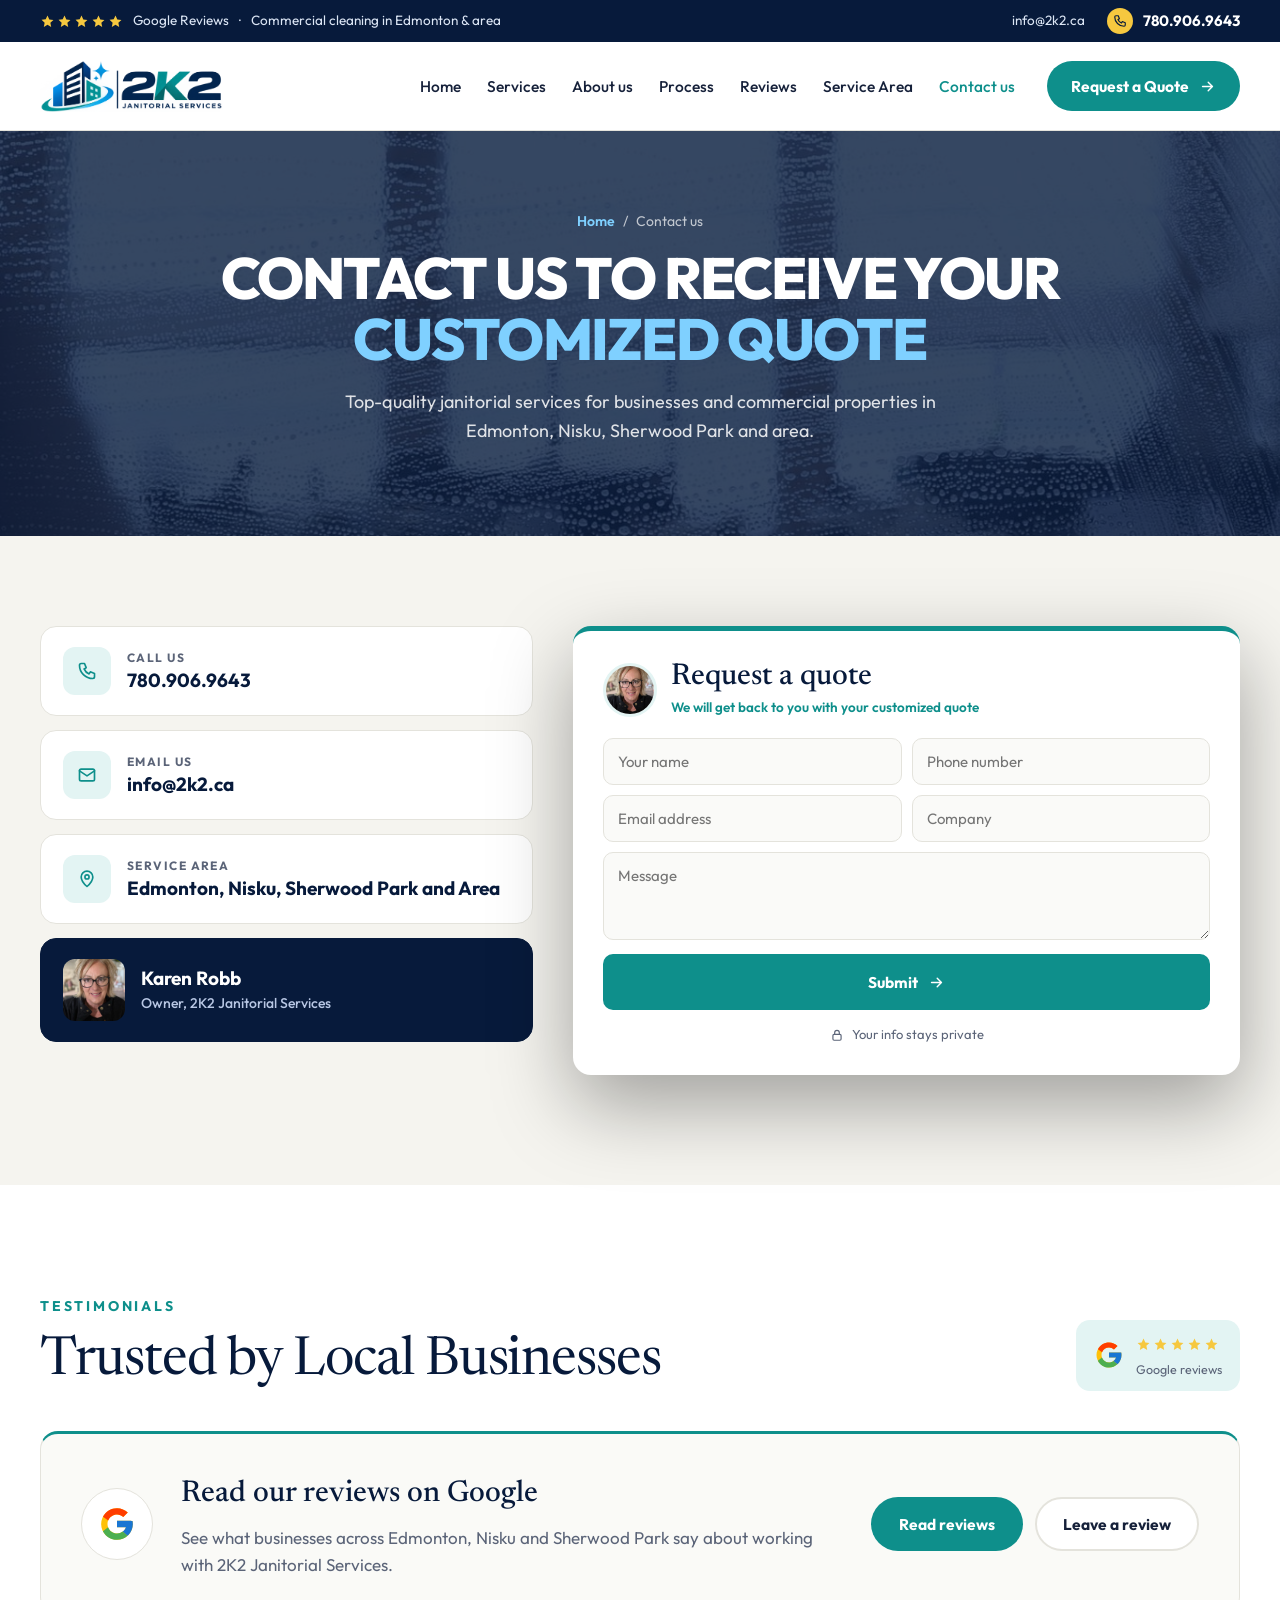
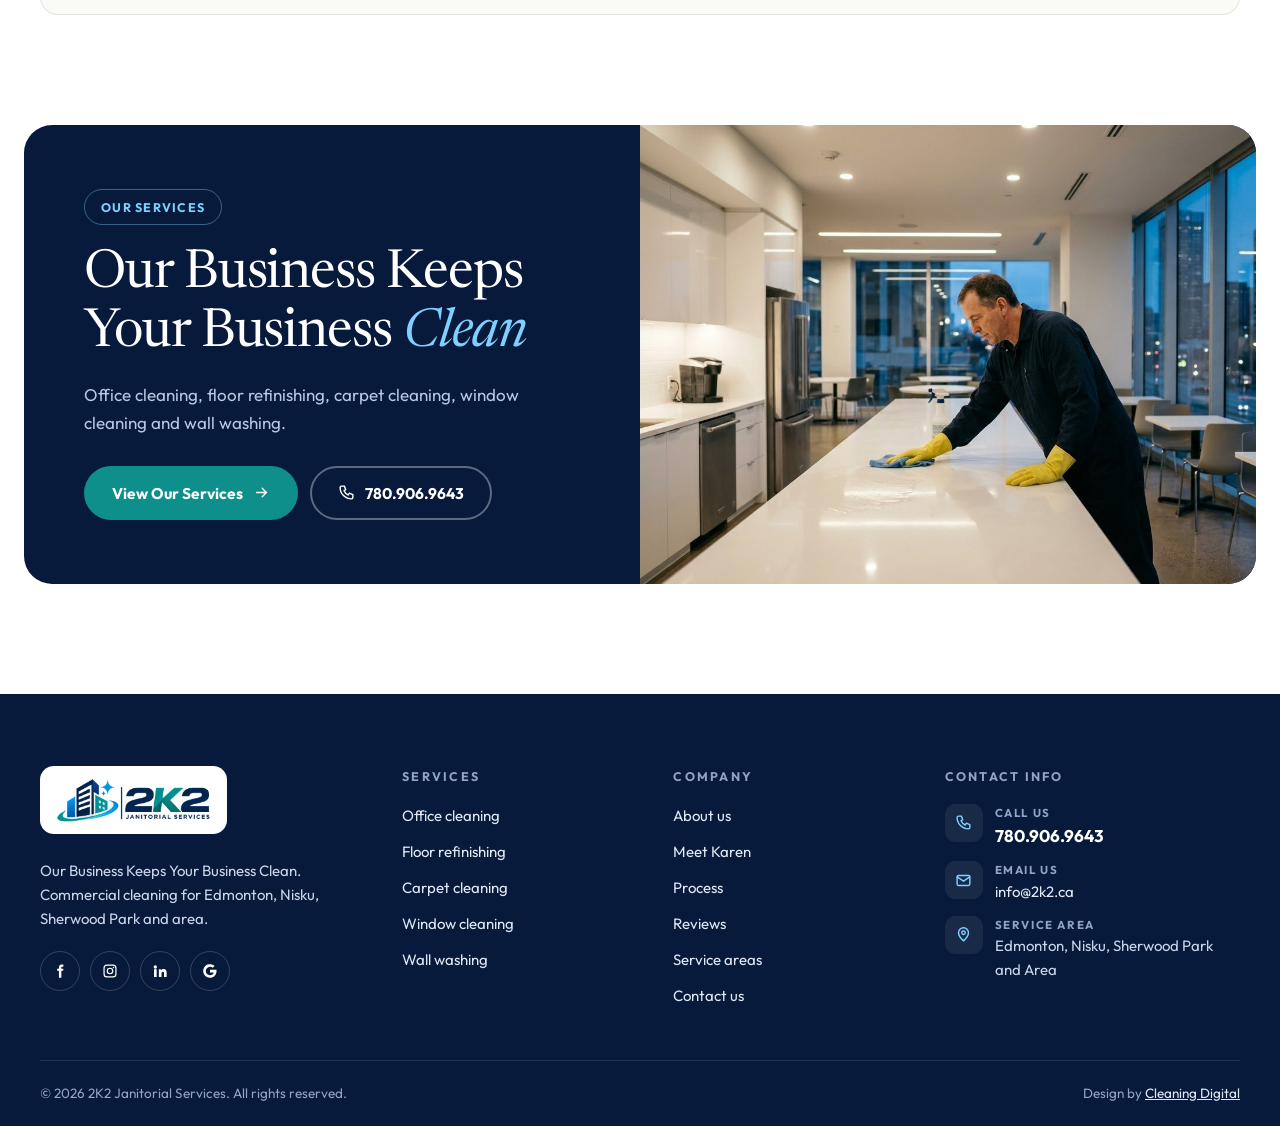
<file: contact-v2.html>
<!DOCTYPE html>
<html lang="en">
<head>
<meta charset="utf-8">
<meta name="viewport" content="width=device-width, initial-scale=1, viewport-fit=cover">
<title>Contact | 2K2 Janitorial Services</title>
<meta name="description" content="Contact 2K2 Janitorial Services to receive your customized quote. Commercial cleaning in Edmonton, Nisku, Sherwood Park and area.">
<link rel="icon" href="images/2k2-logo-new.png">
<link rel="preconnect" href="https://fonts.googleapis.com">
<link rel="preconnect" href="https://fonts.gstatic.com" crossorigin>
<link href="https://fonts.googleapis.com/css2?family=Outfit:wght@400;500;600;700;800&family=Newsreader:ital,opsz,wght@0,6..72,400;0,6..72,500;1,6..72,400;1,6..72,500&family=Bricolage+Grotesque:opsz,wght@12..96,700&display=swap" rel="stylesheet">
<link rel="stylesheet" href="css/v2.css">
<script>document.documentElement.classList.add('js')</script>
</head>
<body>

<div class="strip">
  <div class="wrap">
    <div class="l"><span class="stars"><svg viewBox="0 0 24 24"><path d="m12 2.5 2.9 6.1 6.6.8-4.9 4.6 1.3 6.6L12 17.3l-5.9 3.3 1.3-6.6-4.9-4.6 6.6-.8z"/></svg><svg viewBox="0 0 24 24"><path d="m12 2.5 2.9 6.1 6.6.8-4.9 4.6 1.3 6.6L12 17.3l-5.9 3.3 1.3-6.6-4.9-4.6 6.6-.8z"/></svg><svg viewBox="0 0 24 24"><path d="m12 2.5 2.9 6.1 6.6.8-4.9 4.6 1.3 6.6L12 17.3l-5.9 3.3 1.3-6.6-4.9-4.6 6.6-.8z"/></svg><svg viewBox="0 0 24 24"><path d="m12 2.5 2.9 6.1 6.6.8-4.9 4.6 1.3 6.6L12 17.3l-5.9 3.3 1.3-6.6-4.9-4.6 6.6-.8z"/></svg><svg viewBox="0 0 24 24"><path d="m12 2.5 2.9 6.1 6.6.8-4.9 4.6 1.3 6.6L12 17.3l-5.9 3.3 1.3-6.6-4.9-4.6 6.6-.8z"/></svg></span><span class="g-strip">Google Reviews</span><span>·</span><span>Commercial cleaning in Edmonton &amp; area</span></div>
    <div class="r">
      <a href="mailto:info@2k2.ca?subject=Quote">info@2k2.ca</a>
      <a class="ph" href="tel:1-780-906-9643"><i><svg class="ico" viewBox="0 0 24 24"><path d="M5 3h4l2 5-2.5 1.5a11 11 0 0 0 6 6L16 13l5 2v4a2 2 0 0 1-2 2A16 16 0 0 1 3 5a2 2 0 0 1 2-2z"/></svg></i>780.906.9643</a>
    </div>
  </div>
</div>

<header class="site">
  <div class="wrap">
    <a class="logo" href="home-v2.html"><img src="images/2k2-logo-new.png" alt="2K2 Janitorial Services" width="960" height="273"></a>
    <nav class="main" aria-label="Main">
      <a href="home-v2.html">Home</a>
      <a href="home-v2.html#services">Services</a>
      <a href="home-v2.html#about">About us</a>
      <a href="home-v2.html#how">Process</a>
      <a href="home-v2.html#reviews">Reviews</a>
      <a href="home-v2.html#service-area">Service Area</a>
      <a href="contact-v2.html" class="cur">Contact us</a>
    </nav>
    <a class="btn teal" href="contact-v2.html">Request a Quote <svg class="ico" viewBox="0 0 24 24"><path d="M5 12h14M13 6l6 6-6 6"/></svg></a>
  </div>
</header>

<main>
  <section class="page-hero">
    <div class="bg"><img src="images/window-glass-band.jpg" alt=""></div>
    <div class="wrap">
      <nav class="crumbs" aria-label="Breadcrumb"><a href="home-v2.html">Home</a><span>/</span><span>Contact us</span></nav>
      <h1>Contact us to receive your <span>customized quote</span></h1>
      <p>Top-quality janitorial services for businesses and commercial properties in Edmonton, Nisku, Sherwood Park and area.</p>
    </div>
  </section>

  <section class="contact-sec">
    <div class="wrap">
      <div class="cinfo">
        <a href="tel:1-780-906-9643"><i><svg class="ico" viewBox="0 0 24 24"><path d="M5 3h4l2 5-2.5 1.5a11 11 0 0 0 6 6L16 13l5 2v4a2 2 0 0 1-2 2A16 16 0 0 1 3 5a2 2 0 0 1 2-2z"/></svg></i><span><small>Call us</small><b>780.906.9643</b></span></a>
        <a href="mailto:info@2k2.ca?subject=Quote"><i><svg class="ico" viewBox="0 0 24 24"><rect x="3" y="5" width="18" height="14" rx="2"/><path d="m3 7 9 6 9-6"/></svg></i><span><small>Email us</small><b>info@2k2.ca</b></span></a>
        <div class="ci"><i><svg class="ico" viewBox="0 0 24 24"><path d="M12 21s-7-6.2-7-11.5a7 7 0 0 1 14 0C19 14.8 12 21 12 21z"/><circle cx="12" cy="9.5" r="2.5"/></svg></i><span><small>Service area</small><b>Edmonton, Nisku, Sherwood Park and Area</b></span></div>
        <div class="ci owner-row"><img src="images/karen-robb.jpg" alt="Karen Robb"><span><b>Karen Robb</b><small>Owner, 2K2 Janitorial Services</small></span></div>
      </div>
      <div class="qcard">
        <div class="top"><img src="images/karen-robb.jpg" alt="Karen Robb, owner"><div><h2>Request a quote</h2><small>We will get back to you with your customized quote</small></div></div>
        <form class="quoteForm">
          <input name="name" placeholder="Your name" autocomplete="name" aria-label="Name" required>
          <input name="phone" type="tel" placeholder="Phone number" autocomplete="tel" aria-label="Phone">
          <input name="email" type="email" placeholder="Email address" autocomplete="email" aria-label="Email" required>
          <input name="company" placeholder="Company" autocomplete="organization" aria-label="Company">
          <textarea class="full" name="message" placeholder="Message" aria-label="Message"></textarea>
          <button class="btn teal" type="submit">Submit <svg class="ico" viewBox="0 0 24 24"><path d="M5 12h14M13 6l6 6-6 6"/></svg></button>
          <p class="priv"><svg class="ico" viewBox="0 0 24 24"><rect x="5" y="11" width="14" height="10" rx="2"/><path d="M8 11V8a4 4 0 0 1 8 0v3"/></svg>Your info stays private</p>
        </form>
        <div class="thanks" hidden><i><svg class="ico" viewBox="0 0 24 24"><path d="m5 12 5 5 9-10"/></svg></i><h3>Thanks for submitting!</h3><p>Your email app has opened with your details. Send it and we will be in touch.</p></div>
      </div>
    </div>
  </section>

  <section class="reviews" style="padding-bottom:40px">
    <div class="wrap">
      <div class="head">
        <div><span class="kicker">Testimonials</span><h2 class="serif-h">Trusted by Local Businesses</h2></div>
        <a class="g-score g-link" href="#" target="_blank" rel="noopener"><span class="n g-num"><svg viewBox="0 0 48 48" aria-hidden="true"><path fill="#FFC107" d="M43.6 20.1H42V20H24v8h11.3C33.7 32.7 29.2 36 24 36c-6.6 0-12-5.4-12-12s5.4-12 12-12c3.1 0 5.8 1.2 7.9 3.1l5.7-5.7C34 6.1 29.3 4 24 4 13 4 4 13 4 24s9 20 20 20 20-9 20-20c0-1.3-.1-2.6-.4-3.9z"/><path fill="#FF3D00" d="m6.3 14.7 6.6 4.8C14.7 15.1 19 12 24 12c3.1 0 5.8 1.2 7.9 3.1l5.7-5.7C34 6.1 29.3 4 24 4 16.3 4 9.7 8.3 6.3 14.7z"/><path fill="#4CAF50" d="M24 44c5.2 0 9.9-2 13.4-5.2l-6.2-5.2C29.2 35.1 26.7 36 24 36c-5.2 0-9.6-3.3-11.3-8l-6.5 5C9.5 39.6 16.2 44 24 44z"/><path fill="#1976D2" d="M43.6 20.1H42V20H24v8h11.3c-.8 2.2-2.2 4.2-4.1 5.6l6.2 5.2C37 39.2 44 34 44 24c0-1.3-.1-2.6-.4-3.9z"/></svg></span><span><span class="stars"><svg viewBox="0 0 24 24"><path d="m12 2.5 2.9 6.1 6.6.8-4.9 4.6 1.3 6.6L12 17.3l-5.9 3.3 1.3-6.6-4.9-4.6 6.6-.8z"/></svg><svg viewBox="0 0 24 24"><path d="m12 2.5 2.9 6.1 6.6.8-4.9 4.6 1.3 6.6L12 17.3l-5.9 3.3 1.3-6.6-4.9-4.6 6.6-.8z"/></svg><svg viewBox="0 0 24 24"><path d="m12 2.5 2.9 6.1 6.6.8-4.9 4.6 1.3 6.6L12 17.3l-5.9 3.3 1.3-6.6-4.9-4.6 6.6-.8z"/></svg><svg viewBox="0 0 24 24"><path d="m12 2.5 2.9 6.1 6.6.8-4.9 4.6 1.3 6.6L12 17.3l-5.9 3.3 1.3-6.6-4.9-4.6 6.6-.8z"/></svg><svg viewBox="0 0 24 24"><path d="m12 2.5 2.9 6.1 6.6.8-4.9 4.6 1.3 6.6L12 17.3l-5.9 3.3 1.3-6.6-4.9-4.6 6.6-.8z"/></svg></span><small class="g-count">Google reviews</small></span></a>
      </div>
      <div id="reviewMount"></div>
    </div>
  </section>

  <section class="final" style="padding-top:70px">
    <div class="final-box">
      <div class="txt">
        <span class="pill">Our services</span>
        <h2 class="serif-h">Our Business Keeps<br>Your Business <em>Clean</em></h2>
        <p>Office cleaning, floor refinishing, carpet cleaning, window cleaning and wall washing.</p>
        <div class="btns"><a class="btn teal" href="home-v2.html#services">View Our Services <svg class="ico" viewBox="0 0 24 24"><path d="M5 12h14M13 6l6 6-6 6"/></svg></a><a class="btn line" href="tel:1-780-906-9643"><svg class="ico" viewBox="0 0 24 24"><path d="M5 3h4l2 5-2.5 1.5a11 11 0 0 0 6 6L16 13l5 2v4a2 2 0 0 1-2 2A16 16 0 0 1 3 5a2 2 0 0 1 2-2z"/></svg>780.906.9643</a></div>
      </div>
      <div class="pic"><img src="images/office-cleaning.jpg" alt="Janitor wiping down an office lunchroom counter" loading="lazy" style="object-position:60% center"></div>
    </div>
  </section>
</main>

<footer class="site">
  <div class="wrap">
    <div class="cols">
      <div>
        <a class="flogo" href="home-v2.html"><img src="images/2k2-logo-new.png" alt="2K2 Janitorial Services"></a>
        <p>Our Business Keeps Your Business Clean. Commercial cleaning for Edmonton, Nisku, Sherwood Park and area.</p>
        <div class="social">
          <a href="https://www.facebook.com/2k2janitorial/" aria-label="Facebook" target="_blank" rel="noopener"><svg viewBox="0 0 24 24"><path d="M14 8.5V6.8c0-.8.2-1.2 1.4-1.2H17V2.4c-.3 0-1.3-.1-2.5-.1-2.5 0-4.1 1.5-4.1 4.3v1.9H7.7v3.3h2.7V22H14V11.8h2.7l.4-3.3H14z"/></svg></a>
          <a href="https://www.instagram.com/2k2janitorial/?hl=en" aria-label="Instagram" target="_blank" rel="noopener"><svg viewBox="0 0 24 24"><path d="M12 7a5 5 0 1 0 0 10 5 5 0 0 0 0-10zm0 8.2a3.2 3.2 0 1 1 0-6.4 3.2 3.2 0 0 1 0 6.4zM17.3 5.5a1.2 1.2 0 1 0 0 2.4 1.2 1.2 0 0 0 0-2.4z"/><path d="M7.5 2.2h9a5.3 5.3 0 0 1 5.3 5.3v9a5.3 5.3 0 0 1-5.3 5.3h-9a5.3 5.3 0 0 1-5.3-5.3v-9a5.3 5.3 0 0 1 5.3-5.3zm0 1.8A3.5 3.5 0 0 0 4 7.5v9A3.5 3.5 0 0 0 7.5 20h9a3.5 3.5 0 0 0 3.5-3.5v-9A3.5 3.5 0 0 0 16.5 4h-9z"/></svg></a>
          <a href="https://www.linkedin.com/company/2k2-janitorial/about/" aria-label="LinkedIn" target="_blank" rel="noopener"><svg viewBox="0 0 24 24"><path d="M4.98 3.5a2.5 2.5 0 1 1 0 5 2.5 2.5 0 0 1 0-5zM3 9.5h4V21H3V9.5zm6.5 0h3.8v1.6h.1c.5-1 1.8-2 3.8-2 4 0 4.8 2.6 4.8 6V21h-4v-5.1c0-1.2 0-2.8-1.7-2.8s-2 1.3-2 2.7V21h-4V9.5z"/></svg></a>
          <a class="g-social" href="#" aria-label="Google reviews" target="_blank" rel="noopener"><svg viewBox="0 0 24 24"><path d="M21.6 10.2H12v3.9h5.5c-.5 2.5-2.7 4.1-5.5 4.1a6.2 6.2 0 1 1 4-10.9l2.9-2.8A10.2 10.2 0 1 0 12 22.2c5.3 0 9.8-3.8 9.8-10.2 0-.6-.1-1.2-.2-1.8z"/></svg></a>
        </div>
      </div>
      <div>
        <h3>Services</h3>
        <ul>
          <li><a href="home-v2.html#services">Office cleaning</a></li>
          <li><a href="home-v2.html#services">Floor refinishing</a></li>
          <li><a href="home-v2.html#services">Carpet cleaning</a></li>
          <li><a href="home-v2.html#services">Window cleaning</a></li>
          <li><a href="home-v2.html#services">Wall washing</a></li>
        </ul>
      </div>
      <div>
        <h3>Company</h3>
        <ul>
          <li><a href="home-v2.html#about">About us</a></li>
          <li><a href="home-v2.html#owner">Meet Karen</a></li>
          <li><a href="home-v2.html#how">Process</a></li>
          <li><a href="home-v2.html#reviews">Reviews</a></li>
          <li><a href="home-v2.html#service-area">Service areas</a></li>
          <li><a href="contact-v2.html">Contact us</a></li>
        </ul>
      </div>
      <div>
        <h3>Contact info</h3>
        <ul class="fcontact">
          <li><i><svg class="ico" viewBox="0 0 24 24"><path d="M5 3h4l2 5-2.5 1.5a11 11 0 0 0 6 6L16 13l5 2v4a2 2 0 0 1-2 2A16 16 0 0 1 3 5a2 2 0 0 1 2-2z"/></svg></i><span><small>Call us</small><a href="tel:1-780-906-9643"><b>780.906.9643</b></a></span></li>
          <li><i><svg class="ico" viewBox="0 0 24 24"><rect x="3" y="5" width="18" height="14" rx="2"/><path d="m3 7 9 6 9-6"/></svg></i><span><small>Email us</small><a href="mailto:info@2k2.ca">info@2k2.ca</a></span></li>
          <li><i><svg class="ico" viewBox="0 0 24 24"><path d="M12 21s-7-6.2-7-11.5a7 7 0 0 1 14 0C19 14.8 12 21 12 21z"/><circle cx="12" cy="9.5" r="2.5"/></svg></i><span><small>Service area</small>Edmonton, Nisku, Sherwood Park and Area</span></li>
        </ul>
      </div>
    </div>
    <div class="bottom">
      <span>© <span class="yr">2026</span> 2K2 Janitorial Services. All rights reserved.</span>
      <span>Design by <a href="https://cleaningdigital.ca/" target="_blank" rel="noopener">Cleaning Digital</a></span>
    </div>
  </div>
</footer>
<script>
/* ===== GOOGLE REVIEWS =====
   Paste real reviews from the 2K2 Google Business Profile here.
   Example: {name:"Client Name", stars:5, text:"Review text"}
   While the list is empty, the reviews section shows a "Read our reviews on Google" panel. */
var GOOGLE_REVIEWS = [];
var GOOGLE_RATING = null;   // e.g. 5.0
var GOOGLE_COUNT  = null;   // e.g. 24
var GOOGLE_REVIEWS_URL = "https://www.google.com/search?q=2K2+Janitorial+Services+reviews";
var GOOGLE_WRITE_URL   = "https://www.google.com/search?q=2K2+Janitorial+Services";

(function(){
  var STAR='<svg viewBox="0 0 24 24"><path d="m12 2.5 2.9 6.1 6.6.8-4.9 4.6 1.3 6.6L12 17.3l-5.9 3.3 1.3-6.6-4.9-4.6 6.6-.8z"/></svg>', GL='<svg viewBox="0 0 48 48" aria-hidden="true"><path fill="#FFC107" d="M43.6 20.1H42V20H24v8h11.3C33.7 32.7 29.2 36 24 36c-6.6 0-12-5.4-12-12s5.4-12 12-12c3.1 0 5.8 1.2 7.9 3.1l5.7-5.7C34 6.1 29.3 4 24 4 13 4 4 13 4 24s9 20 20 20 20-9 20-20c0-1.3-.1-2.6-.4-3.9z"/><path fill="#FF3D00" d="m6.3 14.7 6.6 4.8C14.7 15.1 19 12 24 12c3.1 0 5.8 1.2 7.9 3.1l5.7-5.7C34 6.1 29.3 4 24 4 16.3 4 9.7 8.3 6.3 14.7z"/><path fill="#4CAF50" d="M24 44c5.2 0 9.9-2 13.4-5.2l-6.2-5.2C29.2 35.1 26.7 36 24 36c-5.2 0-9.6-3.3-11.3-8l-6.5 5C9.5 39.6 16.2 44 24 44z"/><path fill="#1976D2" d="M43.6 20.1H42V20H24v8h11.3c-.8 2.2-2.2 4.2-4.1 5.6l6.2 5.2C37 39.2 44 34 44 24c0-1.3-.1-2.6-.4-3.9z"/></svg>';
  function stars(n){var s='';for(var i=0;i<Math.round(n||5);i++)s+=STAR;return '<span class="stars">'+s+'</span>'}
  function esc(t){return String(t).replace(/[&<>"]/g,function(c){return{'&':'&amp;','<':'&lt;','>':'&gt;','"':'&quot;'}[c]})}
  function initials(n){return n.split(/\s+/).map(function(w){return w.charAt(0)}).join('').slice(0,2).toUpperCase()}
  document.querySelectorAll('.g-social,.g-link').forEach(function(a){a.href=GOOGLE_REVIEWS_URL});
  if(GOOGLE_RATING){
    var label=GOOGLE_RATING.toFixed(1)+(GOOGLE_COUNT?' · '+GOOGLE_COUNT+' Google Reviews':' Google Reviews');
    document.querySelectorAll('.g-strip').forEach(function(e){e.textContent=label});
    document.querySelectorAll('.g-num').forEach(function(e){e.textContent=GOOGLE_RATING.toFixed(1)});
    document.querySelectorAll('.g-count').forEach(function(e){e.textContent=GOOGLE_COUNT?GOOGLE_COUNT+' Google reviews':'Google reviews'});
  }
  var m=document.getElementById('reviewMount');
  if(!m)return;
  if(GOOGLE_REVIEWS.length){
    var h='<div class="r-track">';
    GOOGLE_REVIEWS.forEach(function(r){
      h+='<article class="rcard"><div class="top">'+stars(r.stars)+'<span>GOOGLE</span></div><blockquote>'+esc(r.text)+'</blockquote><div class="who"><i>'+initials(r.name)+'</i><span><b>'+esc(r.name)+'</b><small>Verified review</small></span></div></article>';
    });
    m.innerHTML=h+'</div>';
  }else{
    m.innerHTML='<div class="r-empty"><div class="gl">'+GL+'</div><div><h3>Read our reviews on Google</h3><p>See what businesses across Edmonton, Nisku and Sherwood Park say about working with 2K2 Janitorial Services.</p></div><div class="btns"><a class="btn teal" href="'+GOOGLE_REVIEWS_URL+'" target="_blank" rel="noopener">Read reviews</a><a class="btn ghost" href="'+GOOGLE_WRITE_URL+'" target="_blank" rel="noopener">Leave a review</a></div></div>';
  }
})();

/* quote forms: open an email to info@2k2.ca with the details filled in */
document.querySelectorAll('.quoteForm').forEach(function(form){
  form.addEventListener('submit',function(e){
    e.preventDefault();
    var f=new FormData(form),body='';
    f.forEach(function(v,k){if(v)body+=k.charAt(0).toUpperCase()+k.slice(1)+': '+v+'\n'});
    location.href='mailto:info@2k2.ca?subject='+encodeURIComponent('Quote request'+(f.get('company')?': '+f.get('company'):''))+'&body='+encodeURIComponent(body);
    form.hidden=true;form.parentNode.querySelector('.thanks').hidden=false;
  });
});

document.querySelectorAll('.yr').forEach(function(e){e.textContent=new Date().getFullYear()});

(function(){
  var els=document.querySelectorAll('.reveal');
  if(!('IntersectionObserver' in window)){els.forEach(function(e){e.classList.add('in')});return}
  var io=new IntersectionObserver(function(es){es.forEach(function(e){if(e.isIntersecting){e.target.classList.add('in');io.unobserve(e.target)}})},{threshold:.12});
  els.forEach(function(e){io.observe(e)});
})();
</script>
</body>
</html>
</file>
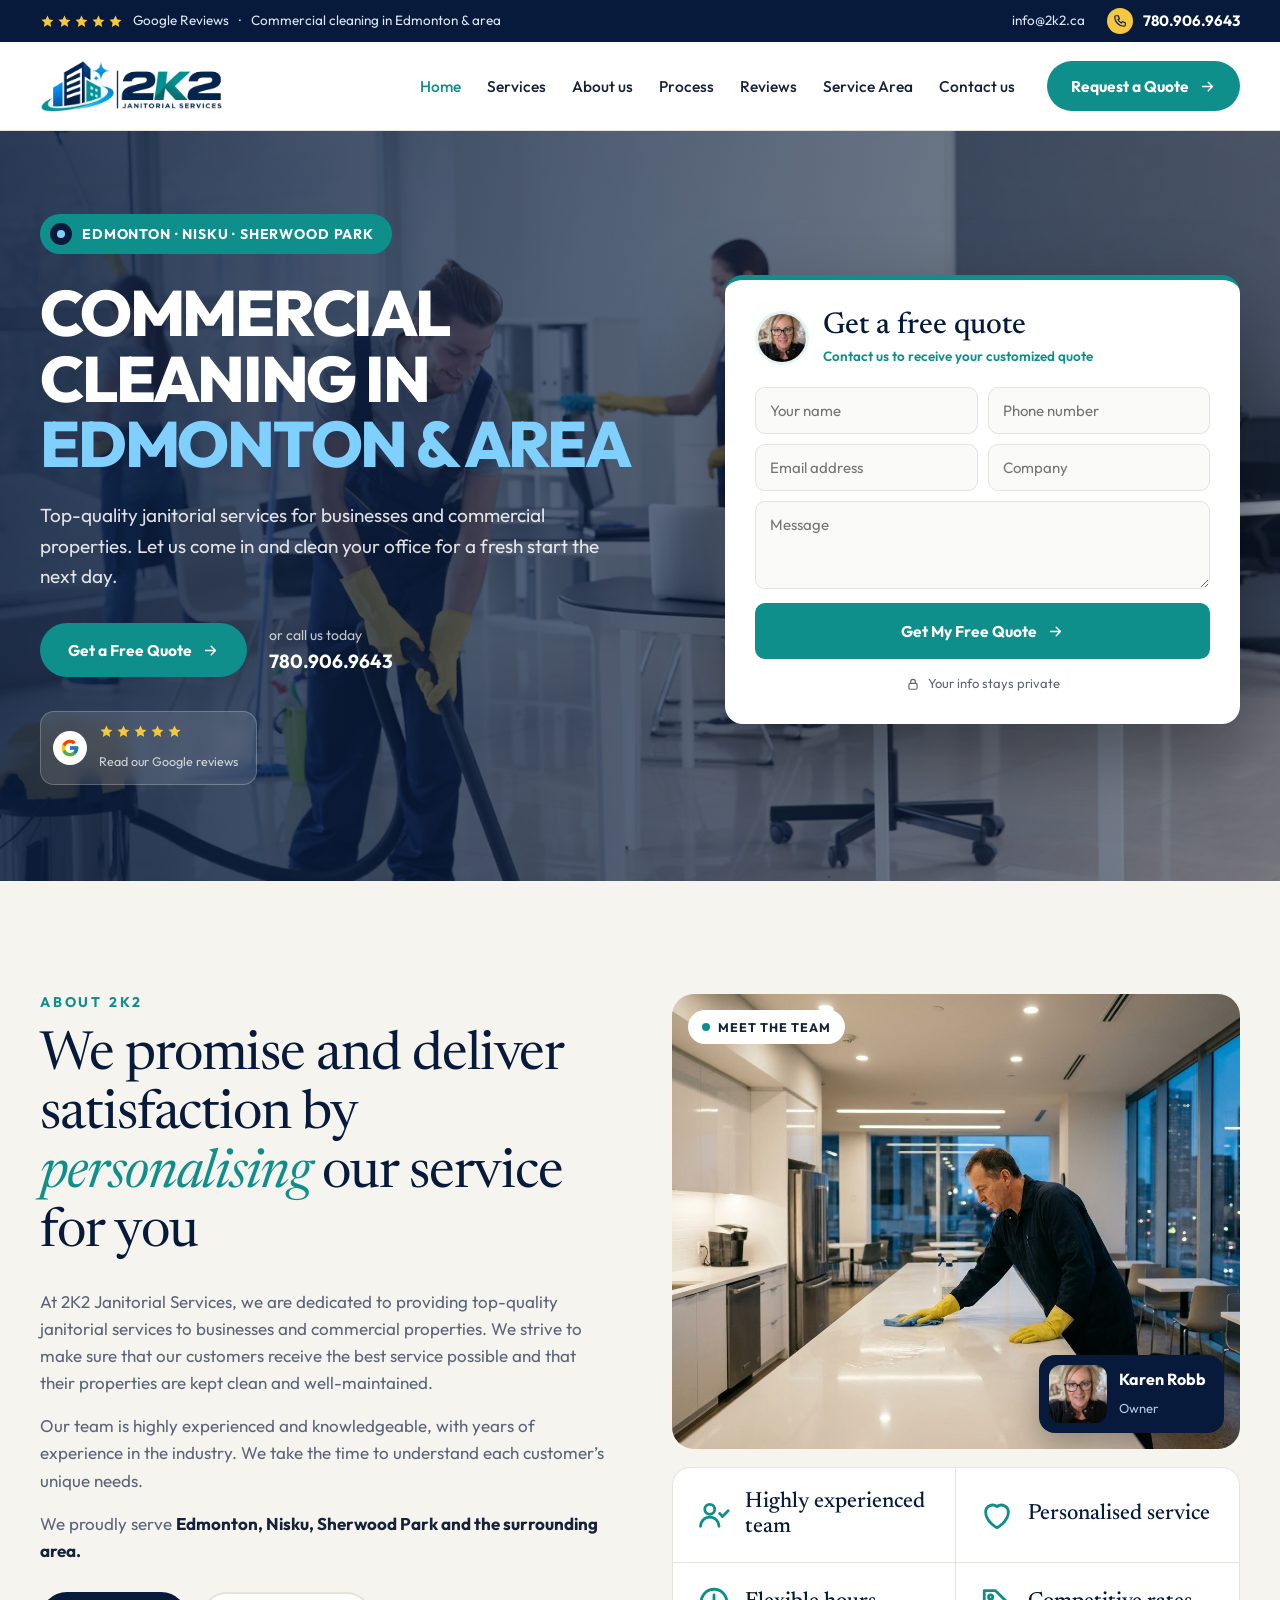
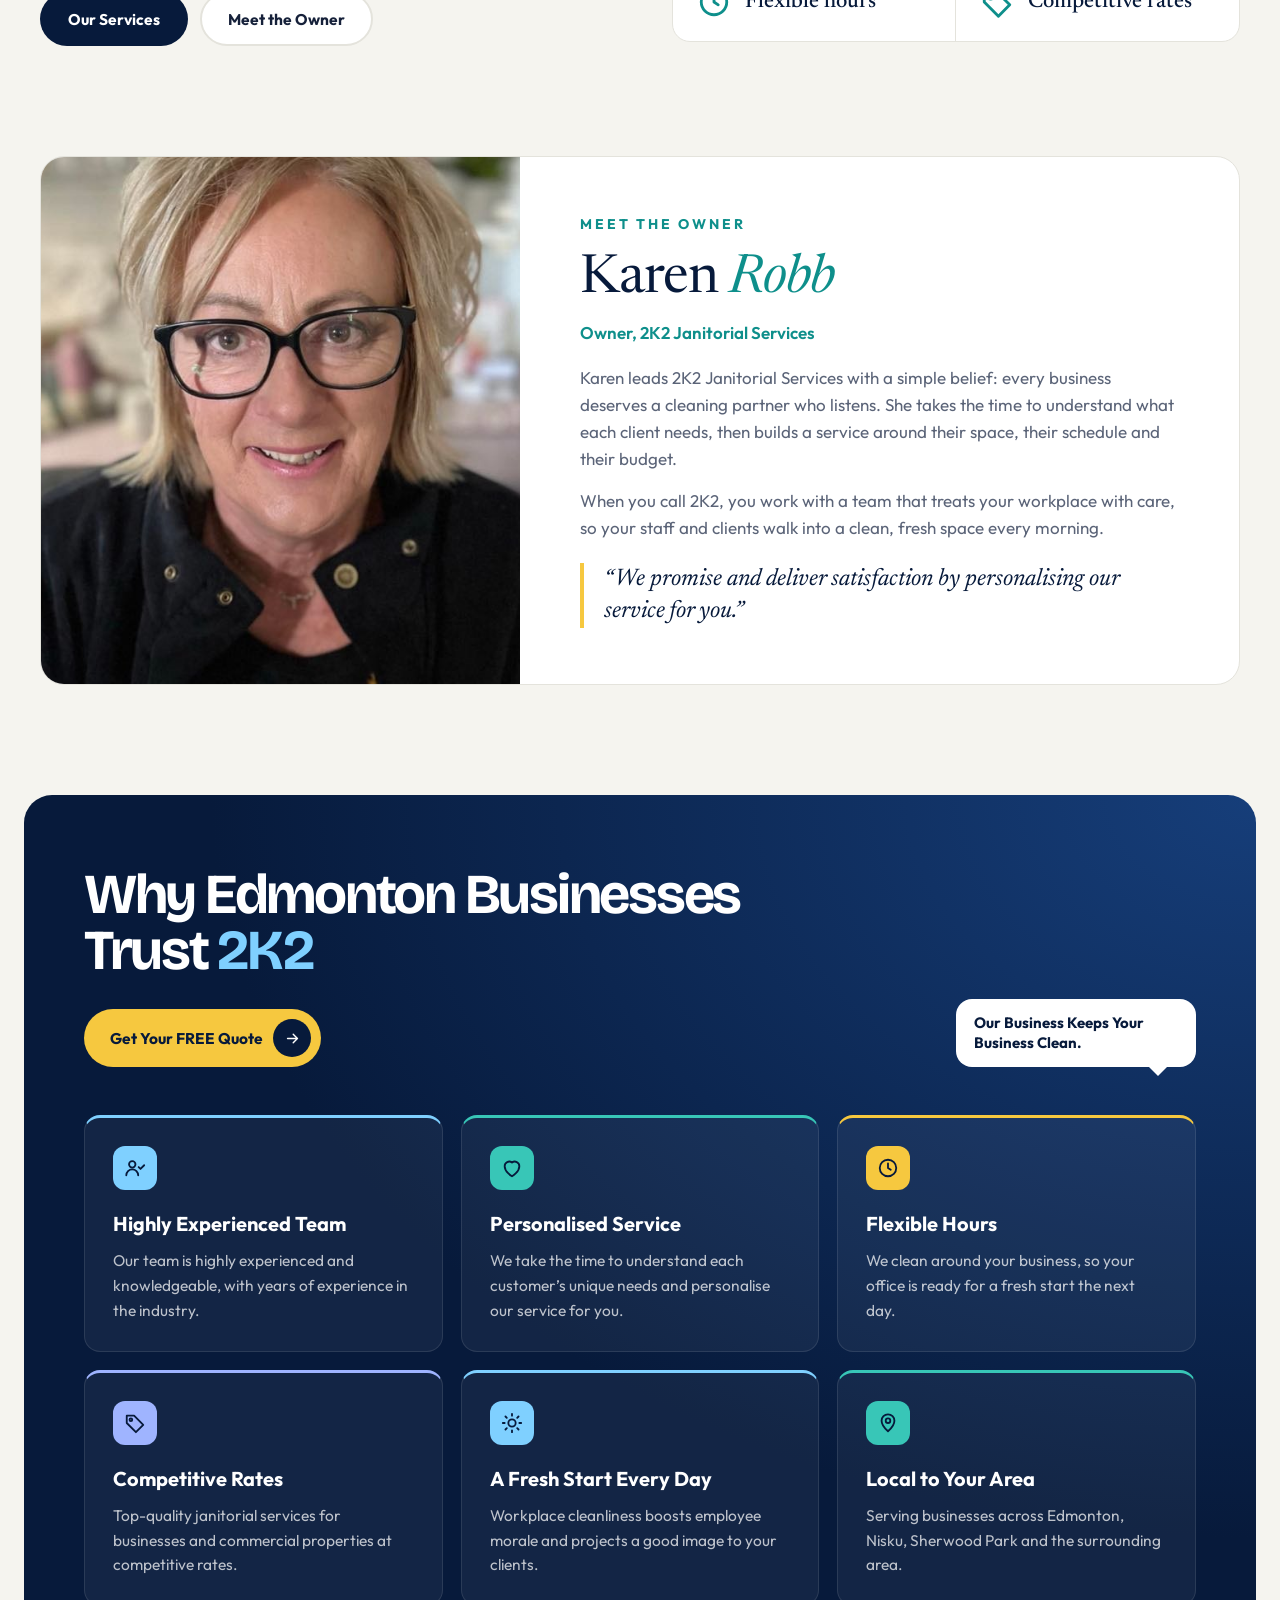
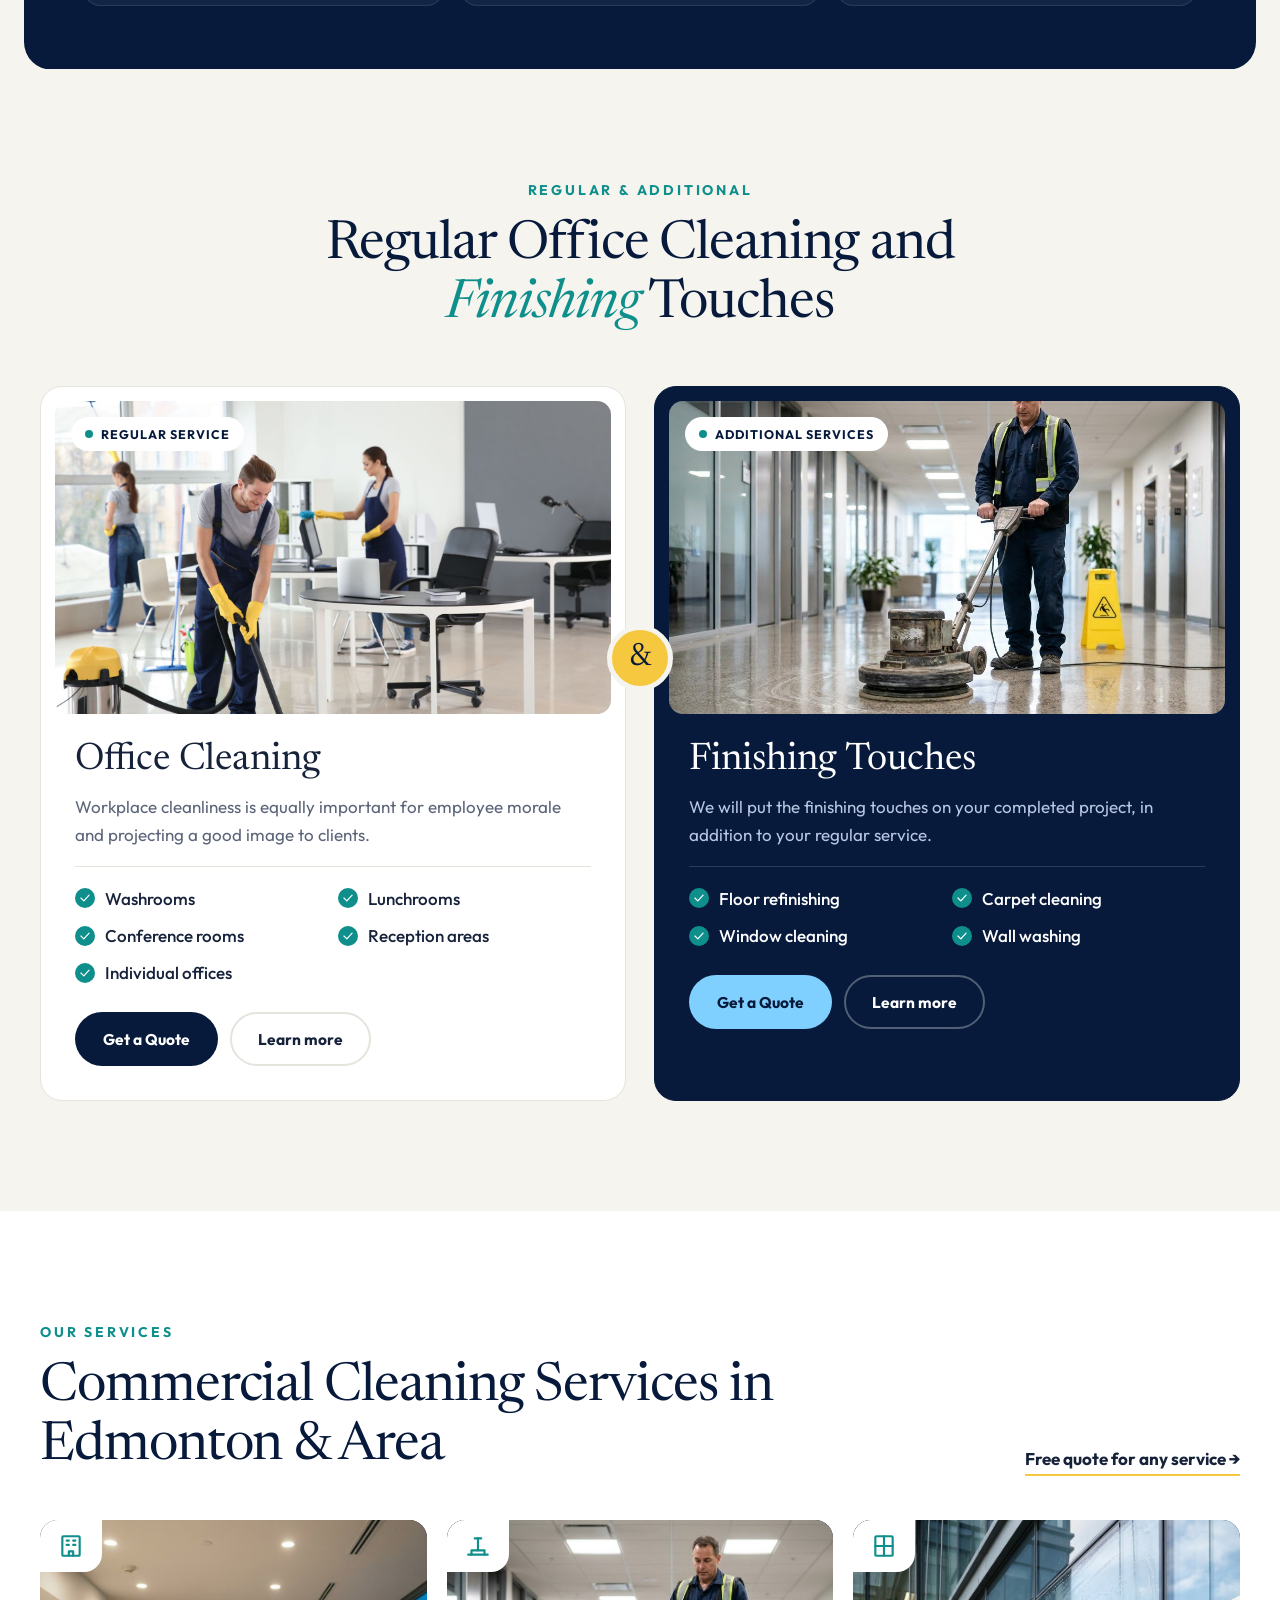
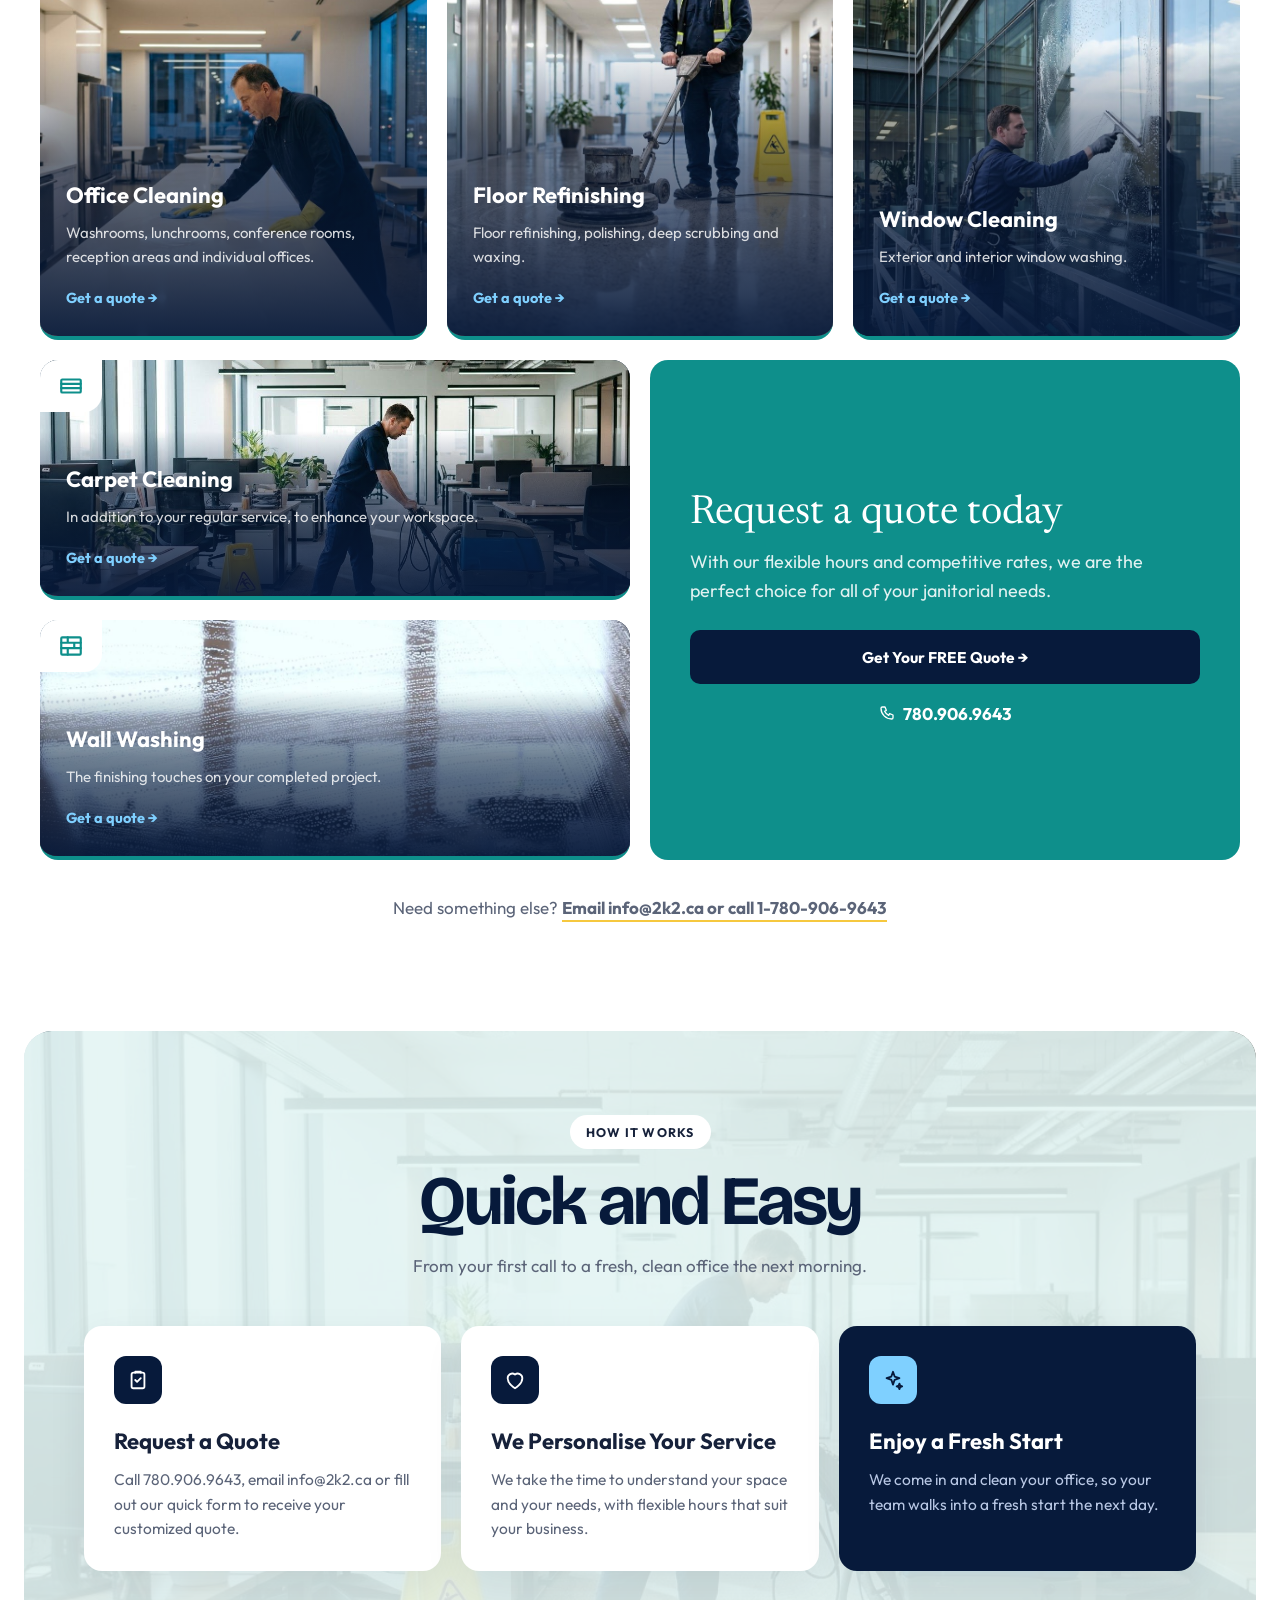
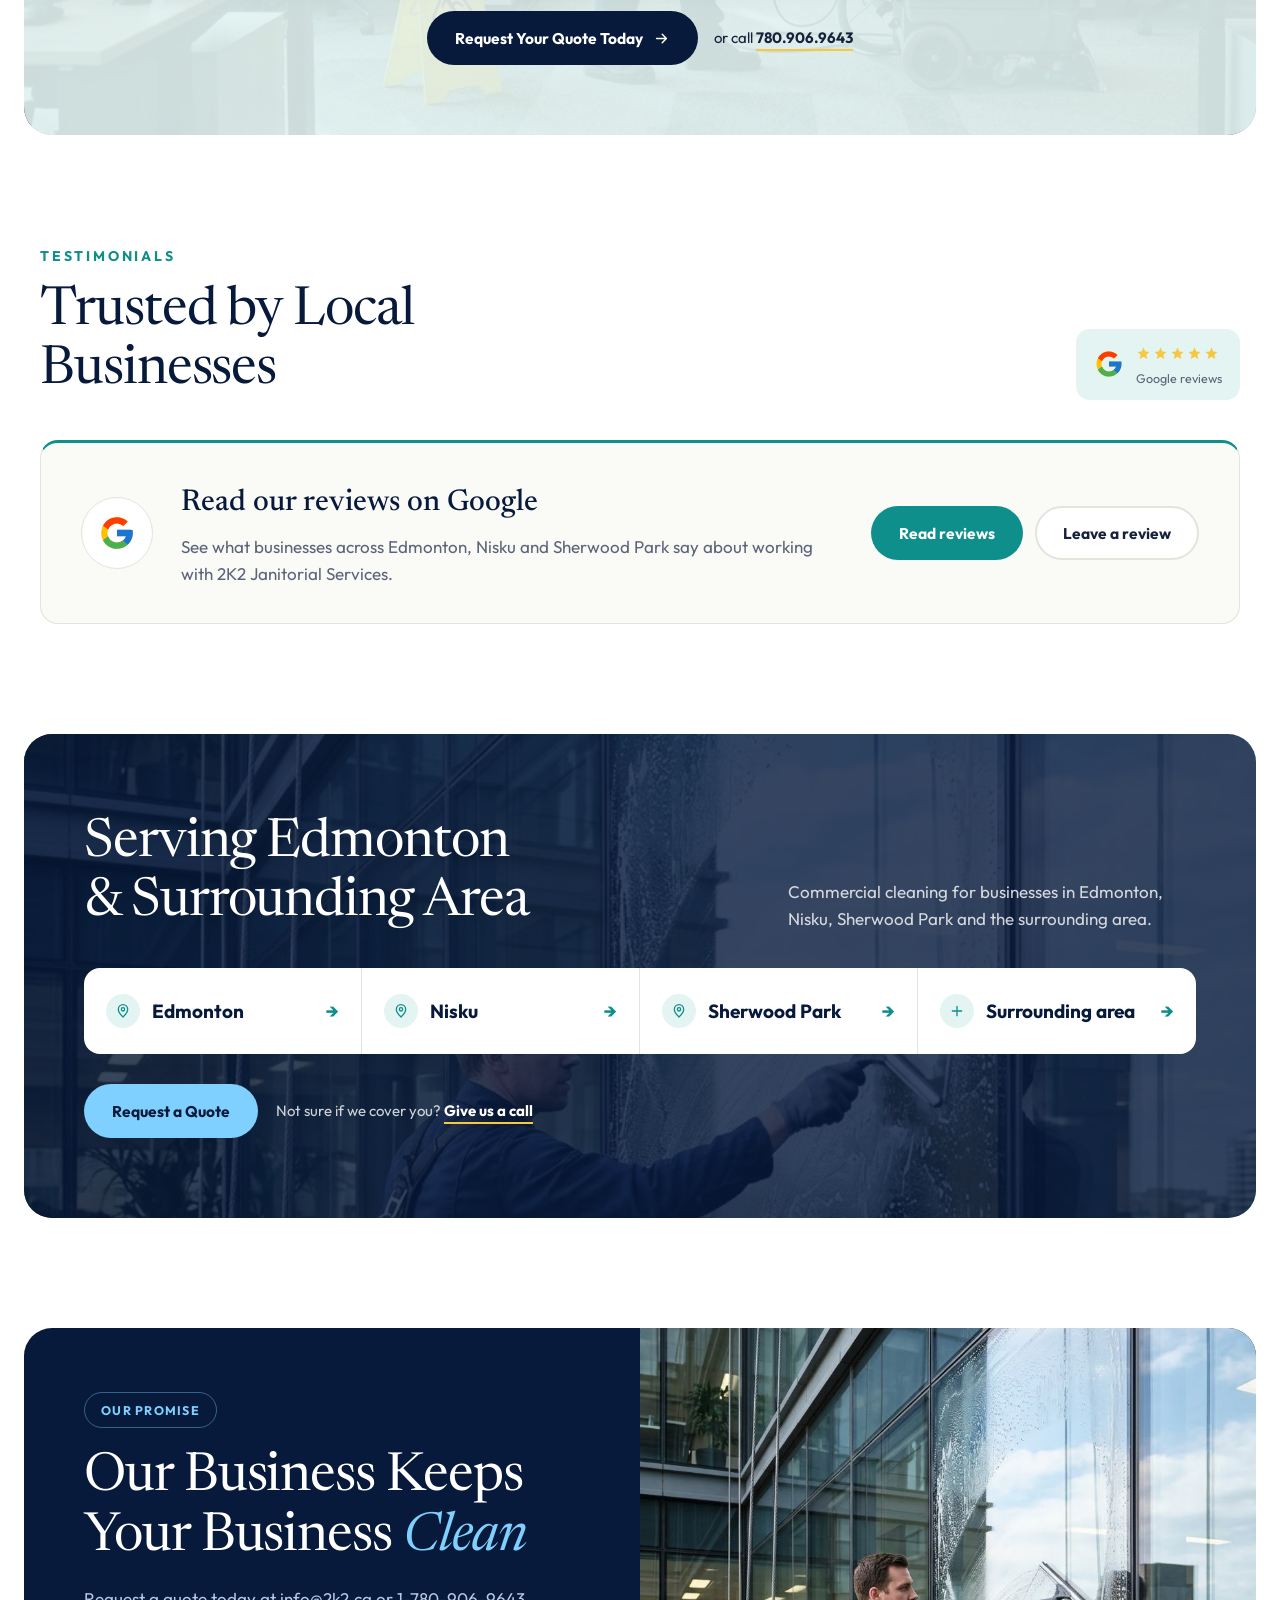
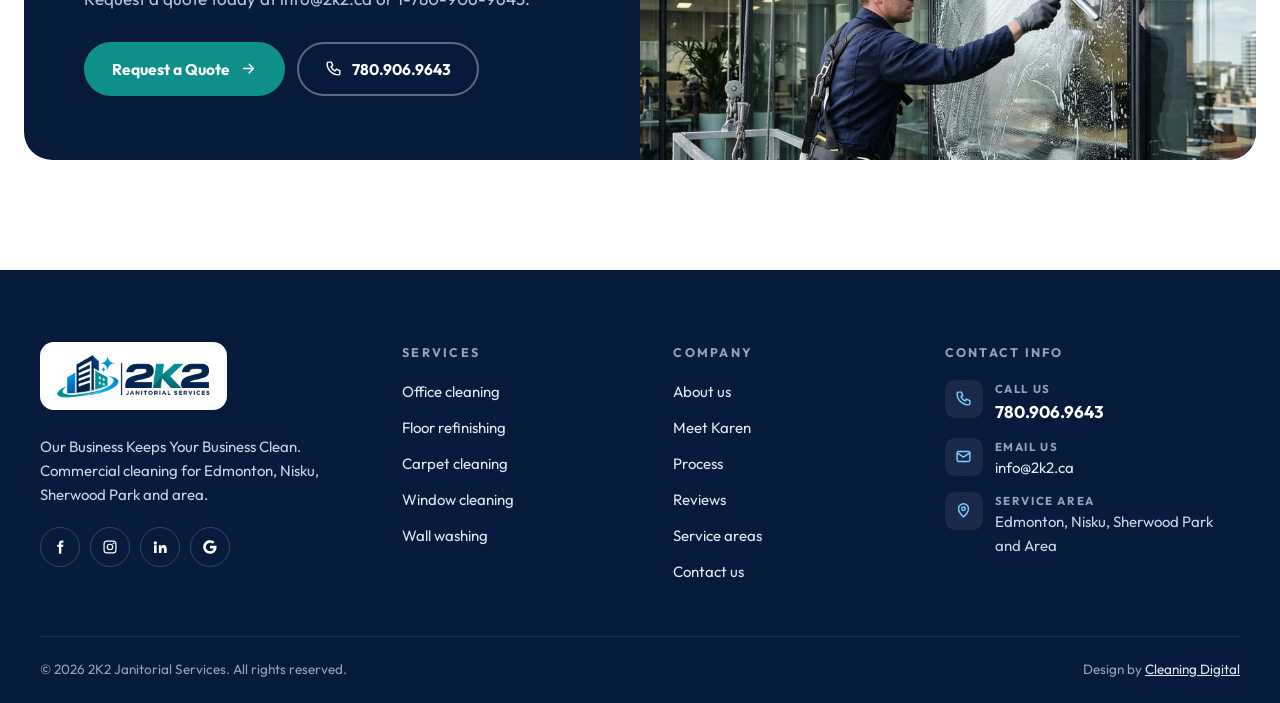
<file: home-v2.html>
<!DOCTYPE html>
<html lang="en">
<head>
<meta charset="utf-8">
<meta name="viewport" content="width=device-width, initial-scale=1, viewport-fit=cover">
<title>Edmonton & Area Commercial Cleaning Services | 2K2 Janitorial Services</title>
<meta name="description" content="We promise and deliver satisfaction by personalising our service for you! Commercial and office cleaning in Edmonton, Nisku, Sherwood Park and area.">
<link rel="icon" href="images/2k2-logo-new.png">
<link rel="preconnect" href="https://fonts.googleapis.com">
<link rel="preconnect" href="https://fonts.gstatic.com" crossorigin>
<link href="https://fonts.googleapis.com/css2?family=Outfit:wght@400;500;600;700;800&family=Newsreader:ital,opsz,wght@0,6..72,400;0,6..72,500;1,6..72,400;1,6..72,500&family=Bricolage+Grotesque:opsz,wght@12..96,700&display=swap" rel="stylesheet">
<link rel="stylesheet" href="css/v2.css">
<script>document.documentElement.classList.add('js')</script>
</head>
<body>

<div class="strip">
  <div class="wrap">
    <div class="l"><span class="stars"><svg viewBox="0 0 24 24"><path d="m12 2.5 2.9 6.1 6.6.8-4.9 4.6 1.3 6.6L12 17.3l-5.9 3.3 1.3-6.6-4.9-4.6 6.6-.8z"/></svg><svg viewBox="0 0 24 24"><path d="m12 2.5 2.9 6.1 6.6.8-4.9 4.6 1.3 6.6L12 17.3l-5.9 3.3 1.3-6.6-4.9-4.6 6.6-.8z"/></svg><svg viewBox="0 0 24 24"><path d="m12 2.5 2.9 6.1 6.6.8-4.9 4.6 1.3 6.6L12 17.3l-5.9 3.3 1.3-6.6-4.9-4.6 6.6-.8z"/></svg><svg viewBox="0 0 24 24"><path d="m12 2.5 2.9 6.1 6.6.8-4.9 4.6 1.3 6.6L12 17.3l-5.9 3.3 1.3-6.6-4.9-4.6 6.6-.8z"/></svg><svg viewBox="0 0 24 24"><path d="m12 2.5 2.9 6.1 6.6.8-4.9 4.6 1.3 6.6L12 17.3l-5.9 3.3 1.3-6.6-4.9-4.6 6.6-.8z"/></svg></span><span class="g-strip">Google Reviews</span><span>·</span><span>Commercial cleaning in Edmonton &amp; area</span></div>
    <div class="r">
      <a href="mailto:info@2k2.ca?subject=Quote">info@2k2.ca</a>
      <a class="ph" href="tel:1-780-906-9643"><i><svg class="ico" viewBox="0 0 24 24"><path d="M5 3h4l2 5-2.5 1.5a11 11 0 0 0 6 6L16 13l5 2v4a2 2 0 0 1-2 2A16 16 0 0 1 3 5a2 2 0 0 1 2-2z"/></svg></i>780.906.9643</a>
    </div>
  </div>
</div>

<header class="site">
  <div class="wrap">
    <a class="logo" href="home-v2.html"><img src="images/2k2-logo-new.png" alt="2K2 Janitorial Services" width="960" height="273"></a>
    <nav class="main" aria-label="Main">
      <a href="home-v2.html" class="cur">Home</a>
      <a href="home-v2.html#services">Services</a>
      <a href="home-v2.html#about">About us</a>
      <a href="home-v2.html#how">Process</a>
      <a href="home-v2.html#reviews">Reviews</a>
      <a href="home-v2.html#service-area">Service Area</a>
      <a href="contact-v2.html">Contact us</a>
    </nav>
    <a class="btn teal" href="contact-v2.html">Request a Quote <svg class="ico" viewBox="0 0 24 24"><path d="M5 12h14M13 6l6 6-6 6"/></svg></a>
  </div>
</header>

<main>
  <section class="hero">
    <div class="bg"><img src="images/hero-office-crew.jpg" alt="" fetchpriority="high"></div>
    <div class="wrap">
      <div>
        <span class="loc-pill"><i></i>Edmonton · Nisku · Sherwood Park</span>
        <h1>Commercial cleaning in <span>Edmonton &amp; area</span></h1>
        <p class="sub">Top-quality janitorial services for businesses and commercial properties. Let us come in and clean your office for a fresh start the next day.</p>
        <div class="ctas">
          <a class="btn teal" href="#quote">Get a Free Quote <svg class="ico" viewBox="0 0 24 24"><path d="M5 12h14M13 6l6 6-6 6"/></svg></a>
          <span class="or">or call us today<a href="tel:1-780-906-9643">780.906.9643</a></span>
        </div>
        <a class="g-chip g-link" href="#" target="_blank" rel="noopener"><span class="gl"><svg viewBox="0 0 48 48" aria-hidden="true"><path fill="#FFC107" d="M43.6 20.1H42V20H24v8h11.3C33.7 32.7 29.2 36 24 36c-6.6 0-12-5.4-12-12s5.4-12 12-12c3.1 0 5.8 1.2 7.9 3.1l5.7-5.7C34 6.1 29.3 4 24 4 13 4 4 13 4 24s9 20 20 20 20-9 20-20c0-1.3-.1-2.6-.4-3.9z"/><path fill="#FF3D00" d="m6.3 14.7 6.6 4.8C14.7 15.1 19 12 24 12c3.1 0 5.8 1.2 7.9 3.1l5.7-5.7C34 6.1 29.3 4 24 4 16.3 4 9.7 8.3 6.3 14.7z"/><path fill="#4CAF50" d="M24 44c5.2 0 9.9-2 13.4-5.2l-6.2-5.2C29.2 35.1 26.7 36 24 36c-5.2 0-9.6-3.3-11.3-8l-6.5 5C9.5 39.6 16.2 44 24 44z"/><path fill="#1976D2" d="M43.6 20.1H42V20H24v8h11.3c-.8 2.2-2.2 4.2-4.1 5.6l6.2 5.2C37 39.2 44 34 44 24c0-1.3-.1-2.6-.4-3.9z"/></svg></span><span><b><span class="g-num"></span> <span class="stars"><svg viewBox="0 0 24 24"><path d="m12 2.5 2.9 6.1 6.6.8-4.9 4.6 1.3 6.6L12 17.3l-5.9 3.3 1.3-6.6-4.9-4.6 6.6-.8z"/></svg><svg viewBox="0 0 24 24"><path d="m12 2.5 2.9 6.1 6.6.8-4.9 4.6 1.3 6.6L12 17.3l-5.9 3.3 1.3-6.6-4.9-4.6 6.6-.8z"/></svg><svg viewBox="0 0 24 24"><path d="m12 2.5 2.9 6.1 6.6.8-4.9 4.6 1.3 6.6L12 17.3l-5.9 3.3 1.3-6.6-4.9-4.6 6.6-.8z"/></svg><svg viewBox="0 0 24 24"><path d="m12 2.5 2.9 6.1 6.6.8-4.9 4.6 1.3 6.6L12 17.3l-5.9 3.3 1.3-6.6-4.9-4.6 6.6-.8z"/></svg><svg viewBox="0 0 24 24"><path d="m12 2.5 2.9 6.1 6.6.8-4.9 4.6 1.3 6.6L12 17.3l-5.9 3.3 1.3-6.6-4.9-4.6 6.6-.8z"/></svg></span></b><small class="g-count">Read our Google reviews</small></span></a>
      </div>
      <div id="quote">
        <div class="qcard">
        <div class="top"><img src="images/karen-robb.jpg" alt="Karen Robb, owner"><div><h2>Get a free quote</h2><small>Contact us to receive your customized quote</small></div></div>
        <form class="quoteForm">
          <input name="name" placeholder="Your name" autocomplete="name" aria-label="Name" required>
          <input name="phone" type="tel" placeholder="Phone number" autocomplete="tel" aria-label="Phone">
          <input name="email" type="email" placeholder="Email address" autocomplete="email" aria-label="Email" required>
          <input name="company" placeholder="Company" autocomplete="organization" aria-label="Company">
          <textarea class="full" name="message" placeholder="Message" aria-label="Message"></textarea>
          <button class="btn teal" type="submit">Get My Free Quote <svg class="ico" viewBox="0 0 24 24"><path d="M5 12h14M13 6l6 6-6 6"/></svg></button>
          <p class="priv"><svg class="ico" viewBox="0 0 24 24"><rect x="5" y="11" width="14" height="10" rx="2"/><path d="M8 11V8a4 4 0 0 1 8 0v3"/></svg>Your info stays private</p>
        </form>
        <div class="thanks" hidden><i><svg class="ico" viewBox="0 0 24 24"><path d="m5 12 5 5 9-10"/></svg></i><h3>Thanks for submitting!</h3><p>Your email app has opened with your details. Send it and we will be in touch.</p></div>
      </div>
      </div>
    </div>
  </section>

  <section class="about" id="about">
    <div class="wrap">
      <div class="reveal">
        <span class="kicker">About 2K2</span>
        <h2 class="serif-h">We promise and deliver satisfaction by <em>personalising</em> our service for you</h2>
        <p style="margin-top:24px">At 2K2 Janitorial Services, we are dedicated to providing top-quality janitorial services to businesses and commercial properties. We strive to make sure that our customers receive the best service possible and that their properties are kept clean and well-maintained.</p>
        <p>Our team is highly experienced and knowledgeable, with years of experience in the industry. We take the time to understand each customer’s unique needs.</p>
        <p>We proudly serve <b>Edmonton, Nisku, Sherwood Park and the surrounding area.</b></p>
        <div class="btns">
          <a class="btn navy" href="#services">Our Services</a>
          <a class="btn ghost" href="#owner">Meet the Owner</a>
        </div>
      </div>
      <div class="reveal">
        <div class="team-card">
          <img src="images/office-cleaning.jpg" alt="2K2 janitor wiping down an office lunchroom counter" loading="lazy" style="object-position:60% center">
          <span class="chip">Meet the team</span>
          <a class="owner-mini" href="#owner" style="text-decoration:none"><img src="images/karen-robb.jpg" alt=""><span><b>Karen Robb</b><small>Owner</small></span></a>
        </div>
        <div class="facts">
          <div><svg class="ico" viewBox="0 0 24 24"><circle cx="9" cy="8" r="3.5"/><path d="M2.5 20a6.5 6.5 0 0 1 13 0"/><path d="m16 11 2 2 4-4"/></svg><b>Highly experienced team</b></div>
          <div><svg class="ico" viewBox="0 0 24 24"><path d="M12 21s-8-4.5-8-11a5 5 0 0 1 8-4 5 5 0 0 1 8 4c0 6.5-8 11-8 11z"/></svg><b>Personalised service</b></div>
          <div><svg class="ico" viewBox="0 0 24 24"><circle cx="12" cy="12" r="9"/><path d="M12 7v5l3 2"/></svg><b>Flexible hours</b></div>
          <div><svg class="ico" viewBox="0 0 24 24"><path d="M3 12V4h8l10 10-8 8z"/><circle cx="7.5" cy="8.5" r="1.5"/></svg><b>Competitive rates</b></div>
        </div>
      </div>
    </div>
  </section>

  <section class="owner" id="owner">
    <div class="wrap">
      <div class="owner-box reveal">
        <div class="pic"><img src="images/karen-robb.jpg" alt="Karen Robb, owner of 2K2 Janitorial Services" loading="lazy"></div>
        <div class="txt">
          <span class="kicker">Meet the owner</span>
          <h2 class="serif-h">Karen <em>Robb</em></h2>
          <span class="role">Owner, 2K2 Janitorial Services</span>
          <p>Karen leads 2K2 Janitorial Services with a simple belief: every business deserves a cleaning partner who listens. She takes the time to understand what each client needs, then builds a service around their space, their schedule and their budget.</p>
          <p>When you call 2K2, you work with a team that treats your workplace with care, so your staff and clients walk into a clean, fresh space every morning.</p>
          <blockquote>“We promise and deliver satisfaction by personalising our service for you.”</blockquote>
        </div>
      </div>
    </div>
  </section>

  <section class="why">
    <div class="why-panel reveal">
      <div class="head">
        <div>
          <h2 class="grot-h">Why Edmonton Businesses<br>Trust <span>2K2</span></h2>
          <div style="margin-top:30px"><a class="btn yellow" href="#quote">Get Your FREE Quote <b><svg class="ico" viewBox="0 0 24 24"><path d="M5 12h14M13 6l6 6-6 6"/></svg></b></a></div>
        </div>
        <div class="bubble">Our Business Keeps Your Business Clean.</div>
      </div>
      <div class="why-grid">
        <div class="wcard" style="--c:#7FD0FF"><i><svg class="ico" viewBox="0 0 24 24"><circle cx="9" cy="8" r="3.5"/><path d="M2.5 20a6.5 6.5 0 0 1 13 0"/><path d="m16 11 2 2 4-4"/></svg></i><h3>Highly Experienced Team</h3><p>Our team is highly experienced and knowledgeable, with years of experience in the industry.</p></div>
        <div class="wcard" style="--c:#38C6B7"><i><svg class="ico" viewBox="0 0 24 24"><path d="M12 21s-8-4.5-8-11a5 5 0 0 1 8-4 5 5 0 0 1 8 4c0 6.5-8 11-8 11z"/></svg></i><h3>Personalised Service</h3><p>We take the time to understand each customer’s unique needs and personalise our service for you.</p></div>
        <div class="wcard" style="--c:#F6C83F"><i><svg class="ico" viewBox="0 0 24 24"><circle cx="12" cy="12" r="9"/><path d="M12 7v5l3 2"/></svg></i><h3>Flexible Hours</h3><p>We clean around your business, so your office is ready for a fresh start the next day.</p></div>
        <div class="wcard" style="--c:#9FB4FF"><i><svg class="ico" viewBox="0 0 24 24"><path d="M3 12V4h8l10 10-8 8z"/><circle cx="7.5" cy="8.5" r="1.5"/></svg></i><h3>Competitive Rates</h3><p>Top-quality janitorial services for businesses and commercial properties at competitive rates.</p></div>
        <div class="wcard" style="--c:#7FD0FF"><i><svg class="ico" viewBox="0 0 24 24"><circle cx="12" cy="12" r="4"/><path d="M12 2v2M12 20v2M4.9 4.9l1.4 1.4M17.7 17.7l1.4 1.4M2 12h2M20 12h2M4.9 19.1l1.4-1.4M17.7 6.3l1.4-1.4"/></svg></i><h3>A Fresh Start Every Day</h3><p>Workplace cleanliness boosts employee morale and projects a good image to your clients.</p></div>
        <div class="wcard" style="--c:#38C6B7"><i><svg class="ico" viewBox="0 0 24 24"><path d="M12 21s-7-6.2-7-11.5a7 7 0 0 1 14 0C19 14.8 12 21 12 21z"/><circle cx="12" cy="9.5" r="2.5"/></svg></i><h3>Local to Your Area</h3><p>Serving businesses across Edmonton, Nisku, Sherwood Park and the surrounding area.</p></div>
      </div>
    </div>
  </section>

  <section class="duo">
    <div class="wrap">
      <div class="head reveal">
        <span class="kicker">Regular &amp; additional</span>
        <h2 class="serif-h">Regular Office Cleaning and <em>Finishing</em> Touches</h2>
      </div>
      <div class="duo-grid reveal">
        <div class="dcard">
          <div class="pic"><img src="images/hero-office-crew.jpg" alt="Cleaning crew at work in an office" loading="lazy" style="object-position:35% center"><span class="chip">Regular service</span></div>
          <div class="body">
            <h3>Office Cleaning</h3>
            <p>Workplace cleanliness is equally important for employee morale and projecting a good image to clients.</p>
            <ul>
              <li><svg class="ico" viewBox="0 0 24 24"><path d="m5 12 5 5 9-10"/></svg>Washrooms</li><li><svg class="ico" viewBox="0 0 24 24"><path d="m5 12 5 5 9-10"/></svg>Lunchrooms</li><li><svg class="ico" viewBox="0 0 24 24"><path d="m5 12 5 5 9-10"/></svg>Conference rooms</li><li><svg class="ico" viewBox="0 0 24 24"><path d="m5 12 5 5 9-10"/></svg>Reception areas</li><li><svg class="ico" viewBox="0 0 24 24"><path d="m5 12 5 5 9-10"/></svg>Individual offices</li>
            </ul>
            <div class="btns"><a class="btn navy" href="#quote">Get a Quote</a><a class="btn ghost" href="#services">Learn more</a></div>
          </div>
        </div>
        <span class="amp">&amp;</span>
        <div class="dcard dark">
          <div class="pic"><img src="images/floor-refinishing.jpg" alt="Floor machine polishing a corridor" loading="lazy" style="object-position:55% 30%"><span class="chip">Additional services</span></div>
          <div class="body">
            <h3>Finishing Touches</h3>
            <p>We will put the finishing touches on your completed project, in addition to your regular service.</p>
            <ul>
              <li><svg class="ico" viewBox="0 0 24 24"><path d="m5 12 5 5 9-10"/></svg>Floor refinishing</li><li><svg class="ico" viewBox="0 0 24 24"><path d="m5 12 5 5 9-10"/></svg>Carpet cleaning</li><li><svg class="ico" viewBox="0 0 24 24"><path d="m5 12 5 5 9-10"/></svg>Window cleaning</li><li><svg class="ico" viewBox="0 0 24 24"><path d="m5 12 5 5 9-10"/></svg>Wall washing</li>
            </ul>
            <div class="btns"><a class="btn blue" href="#quote">Get a Quote</a><a class="btn" style="border-color:rgba(255,255,255,.3);color:#fff" href="#services">Learn more</a></div>
          </div>
        </div>
      </div>
    </div>
  </section>

  <section class="services" id="services">
    <div class="wrap">
      <div class="head reveal">
        <div><span class="kicker">Our services</span><h2 class="serif-h">Commercial Cleaning Services in<br>Edmonton &amp; Area</h2></div>
        <a class="ulink" href="#quote">Free quote for any service →</a>
      </div>
      <div class="svc-grid reveal">
        <a class="scard " href="contact-v2.html"><img src="images/office-cleaning.jpg" alt="" loading="lazy" style="object-position:60% center"><span class="tab"><svg class="ico" viewBox="0 0 24 24"><rect x="4" y="3" width="16" height="18" rx="1"/><path d="M8 7h2M14 7h2M8 11h2M14 11h2M10 21v-4h4v4"/></svg></span><span class="in"><h3>Office Cleaning</h3><p>Washrooms, lunchrooms, conference rooms, reception areas and individual offices.</p><span class="more">Get a quote →</span></span></a>
        <a class="scard " href="contact-v2.html"><img src="images/floor-refinishing.jpg" alt="" loading="lazy" style="object-position:55% 25%"><span class="tab"><svg class="ico" viewBox="0 0 24 24"><path d="M3 20h18"/><path d="M6 20v-4h12v4"/><path d="M12 16V5"/><path d="M9 5h6"/></svg></span><span class="in"><h3>Floor Refinishing</h3><p>Floor refinishing, polishing, deep scrubbing and waxing.</p><span class="more">Get a quote →</span></span></a>
        <a class="scard " href="contact-v2.html"><img src="images/window-cleaning.jpg" alt="" loading="lazy" style="object-position:45% 30%"><span class="tab"><svg class="ico" viewBox="0 0 24 24"><rect x="4" y="3" width="16" height="18" rx="1"/><path d="M12 3v18M4 12h16"/></svg></span><span class="in"><h3>Window Cleaning</h3><p>Exterior and interior window washing.</p><span class="more">Get a quote →</span></span></a>
      </div>
      <div class="svc-row2 reveal">
        <div class="stack">
          <a class="scard " href="contact-v2.html"><img src="images/carpet-cleaning.jpg" alt="" loading="lazy" style="object-position:60% center"><span class="tab"><svg class="ico" viewBox="0 0 24 24"><rect x="3" y="6" width="18" height="12" rx="1"/><path d="M3 10h18M3 14h18"/></svg></span><span class="in"><h3>Carpet Cleaning</h3><p>In addition to your regular service, to enhance your workspace.</p><span class="more">Get a quote →</span></span></a>
          <a class="scard " href="contact-v2.html"><img src="images/window-glass-band.jpg" alt="" loading="lazy" style="object-position:center"><span class="tab"><svg class="ico" viewBox="0 0 24 24"><rect x="3" y="4" width="18" height="16" rx="1"/><path d="M3 9h18M3 14h18M9 4v5M15 9v5M9 14v6"/></svg></span><span class="in"><h3>Wall Washing</h3><p>The finishing touches on your completed project.</p><span class="more">Get a quote →</span></span></a>
        </div>
        <div class="qbox">
          <h3>Request a quote today</h3>
          <p>With our flexible hours and competitive rates, we are the perfect choice for all of your janitorial needs.</p>
          <a class="btn navy" href="#quote">Get Your FREE Quote →</a>
          <a class="ph" href="tel:1-780-906-9643"><svg class="ico" viewBox="0 0 24 24"><path d="M5 3h4l2 5-2.5 1.5a11 11 0 0 0 6 6L16 13l5 2v4a2 2 0 0 1-2 2A16 16 0 0 1 3 5a2 2 0 0 1 2-2z"/></svg>780.906.9643</a>
        </div>
      </div>
      <p class="more-note">Need something else? <a class="ulink" href="mailto:info@2k2.ca?subject=Quote">Email info@2k2.ca or call 1-780-906-9643</a></p>
    </div>
  </section>

  <section class="how" id="how">
    <div class="how-panel reveal">
      <div class="bg"><img src="images/carpet-cleaning.jpg" alt="" loading="lazy"></div>
      <span class="pill">How it works</span>
      <h2 class="grot-h">Quick and Easy</h2>
      <p class="lead">From your first call to a fresh, clean office the next morning.</p>
      <div class="steps">
        <div class="step"><i><svg class="ico" viewBox="0 0 24 24"><rect x="5" y="4" width="14" height="17" rx="2"/><path d="M9 4V3h6v1M9 12l2 2 4-4"/></svg></i><h3>Request a Quote</h3><p>Call 780.906.9643, email info@2k2.ca or fill out our quick form to receive your customized quote.</p></div>
        <div class="step"><i><svg class="ico" viewBox="0 0 24 24"><path d="M12 21s-8-4.5-8-11a5 5 0 0 1 8-4 5 5 0 0 1 8 4c0 6.5-8 11-8 11z"/></svg></i><h3>We Personalise Your Service</h3><p>We take the time to understand your space and your needs, with flexible hours that suit your business.</p></div>
        <div class="step dark"><i><svg class="ico" viewBox="0 0 24 24"><path d="M12 3l1.8 5.2L19 10l-5.2 1.8L12 17l-1.8-5.2L5 10l5.2-1.8z"/><path d="M19 16l.8 2.2L22 19l-2.2.8L19 22l-.8-2.2L16 19l2.2-.8z"/></svg></i><h3>Enjoy a Fresh Start</h3><p>We come in and clean your office, so your team walks into a fresh start the next day.</p></div>
      </div>
      <div class="ctas"><a class="btn navy" href="#quote">Request Your Quote Today <svg class="ico" viewBox="0 0 24 24"><path d="M5 12h14M13 6l6 6-6 6"/></svg></a><span>or call <a class="ulink" href="tel:1-780-906-9643">780.906.9643</a></span></div>
    </div>
  </section>

  <section class="reviews" id="reviews">
    <div class="wrap">
      <div class="head reveal">
        <div><span class="kicker">Testimonials</span><h2 class="serif-h">Trusted by Local<br>Businesses</h2></div>
        <a class="g-score g-link" href="#" target="_blank" rel="noopener"><span class="n g-num"><svg viewBox="0 0 48 48" aria-hidden="true"><path fill="#FFC107" d="M43.6 20.1H42V20H24v8h11.3C33.7 32.7 29.2 36 24 36c-6.6 0-12-5.4-12-12s5.4-12 12-12c3.1 0 5.8 1.2 7.9 3.1l5.7-5.7C34 6.1 29.3 4 24 4 13 4 4 13 4 24s9 20 20 20 20-9 20-20c0-1.3-.1-2.6-.4-3.9z"/><path fill="#FF3D00" d="m6.3 14.7 6.6 4.8C14.7 15.1 19 12 24 12c3.1 0 5.8 1.2 7.9 3.1l5.7-5.7C34 6.1 29.3 4 24 4 16.3 4 9.7 8.3 6.3 14.7z"/><path fill="#4CAF50" d="M24 44c5.2 0 9.9-2 13.4-5.2l-6.2-5.2C29.2 35.1 26.7 36 24 36c-5.2 0-9.6-3.3-11.3-8l-6.5 5C9.5 39.6 16.2 44 24 44z"/><path fill="#1976D2" d="M43.6 20.1H42V20H24v8h11.3c-.8 2.2-2.2 4.2-4.1 5.6l6.2 5.2C37 39.2 44 34 44 24c0-1.3-.1-2.6-.4-3.9z"/></svg></span><span><span class="stars"><svg viewBox="0 0 24 24"><path d="m12 2.5 2.9 6.1 6.6.8-4.9 4.6 1.3 6.6L12 17.3l-5.9 3.3 1.3-6.6-4.9-4.6 6.6-.8z"/></svg><svg viewBox="0 0 24 24"><path d="m12 2.5 2.9 6.1 6.6.8-4.9 4.6 1.3 6.6L12 17.3l-5.9 3.3 1.3-6.6-4.9-4.6 6.6-.8z"/></svg><svg viewBox="0 0 24 24"><path d="m12 2.5 2.9 6.1 6.6.8-4.9 4.6 1.3 6.6L12 17.3l-5.9 3.3 1.3-6.6-4.9-4.6 6.6-.8z"/></svg><svg viewBox="0 0 24 24"><path d="m12 2.5 2.9 6.1 6.6.8-4.9 4.6 1.3 6.6L12 17.3l-5.9 3.3 1.3-6.6-4.9-4.6 6.6-.8z"/></svg><svg viewBox="0 0 24 24"><path d="m12 2.5 2.9 6.1 6.6.8-4.9 4.6 1.3 6.6L12 17.3l-5.9 3.3 1.3-6.6-4.9-4.6 6.6-.8z"/></svg></span><small class="g-count">Google reviews</small></span></a>
      </div>
      <div id="reviewMount" class="reveal"></div>
    </div>
  </section>

  <section class="areas" id="service-area">
    <div class="areas-panel reveal">
      <div class="bg"><img src="images/window-cleaning.jpg" alt="" loading="lazy"></div>
      <div class="head">
        <h2 class="serif-h">Serving Edmonton<br>&amp; Surrounding Area</h2>
        <p>Commercial cleaning for businesses in Edmonton, Nisku, Sherwood Park and the surrounding area.</p>
      </div>
      <div class="city-grid">
        <a href="contact-v2.html"><i><svg class="ico" viewBox="0 0 24 24"><path d="M12 21s-7-6.2-7-11.5a7 7 0 0 1 14 0C19 14.8 12 21 12 21z"/><circle cx="12" cy="9.5" r="2.5"/></svg></i>Edmonton<em>→</em></a><a href="contact-v2.html"><i><svg class="ico" viewBox="0 0 24 24"><path d="M12 21s-7-6.2-7-11.5a7 7 0 0 1 14 0C19 14.8 12 21 12 21z"/><circle cx="12" cy="9.5" r="2.5"/></svg></i>Nisku<em>→</em></a><a href="contact-v2.html"><i><svg class="ico" viewBox="0 0 24 24"><path d="M12 21s-7-6.2-7-11.5a7 7 0 0 1 14 0C19 14.8 12 21 12 21z"/><circle cx="12" cy="9.5" r="2.5"/></svg></i>Sherwood Park<em>→</em></a><a href="contact-v2.html"><i><svg class="ico" viewBox="0 0 24 24"><path d="M12 5v14M5 12h14"/></svg></i>Surrounding area<em>→</em></a>
      </div>
      <div class="foot"><a class="btn blue" href="#quote">Request a Quote</a><span>Not sure if we cover you? <a class="ulink" href="tel:1-780-906-9643">Give us a call</a></span></div>
    </div>
  </section>

  <section class="final">
    <div class="final-box reveal">
      <div class="txt">
        <span class="pill">Our promise</span>
        <h2 class="serif-h">Our Business Keeps<br>Your Business <em>Clean</em></h2>
        <p>Request a quote today at info@2k2.ca or 1-780-906-9643.</p>
        <div class="btns"><a class="btn teal" href="contact-v2.html">Request a Quote <svg class="ico" viewBox="0 0 24 24"><path d="M5 12h14M13 6l6 6-6 6"/></svg></a><a class="btn line" href="tel:1-780-906-9643"><svg class="ico" viewBox="0 0 24 24"><path d="M5 3h4l2 5-2.5 1.5a11 11 0 0 0 6 6L16 13l5 2v4a2 2 0 0 1-2 2A16 16 0 0 1 3 5a2 2 0 0 1 2-2z"/></svg>780.906.9643</a></div>
      </div>
      <div class="pic"><img src="images/window-cleaning.jpg" alt="Window cleaner washing exterior glass" loading="lazy"></div>
    </div>
  </section>
</main>

<footer class="site">
  <div class="wrap">
    <div class="cols">
      <div>
        <a class="flogo" href="home-v2.html"><img src="images/2k2-logo-new.png" alt="2K2 Janitorial Services"></a>
        <p>Our Business Keeps Your Business Clean. Commercial cleaning for Edmonton, Nisku, Sherwood Park and area.</p>
        <div class="social">
          <a href="https://www.facebook.com/2k2janitorial/" aria-label="Facebook" target="_blank" rel="noopener"><svg viewBox="0 0 24 24"><path d="M14 8.5V6.8c0-.8.2-1.2 1.4-1.2H17V2.4c-.3 0-1.3-.1-2.5-.1-2.5 0-4.1 1.5-4.1 4.3v1.9H7.7v3.3h2.7V22H14V11.8h2.7l.4-3.3H14z"/></svg></a>
          <a href="https://www.instagram.com/2k2janitorial/?hl=en" aria-label="Instagram" target="_blank" rel="noopener"><svg viewBox="0 0 24 24"><path d="M12 7a5 5 0 1 0 0 10 5 5 0 0 0 0-10zm0 8.2a3.2 3.2 0 1 1 0-6.4 3.2 3.2 0 0 1 0 6.4zM17.3 5.5a1.2 1.2 0 1 0 0 2.4 1.2 1.2 0 0 0 0-2.4z"/><path d="M7.5 2.2h9a5.3 5.3 0 0 1 5.3 5.3v9a5.3 5.3 0 0 1-5.3 5.3h-9a5.3 5.3 0 0 1-5.3-5.3v-9a5.3 5.3 0 0 1 5.3-5.3zm0 1.8A3.5 3.5 0 0 0 4 7.5v9A3.5 3.5 0 0 0 7.5 20h9a3.5 3.5 0 0 0 3.5-3.5v-9A3.5 3.5 0 0 0 16.5 4h-9z"/></svg></a>
          <a href="https://www.linkedin.com/company/2k2-janitorial/about/" aria-label="LinkedIn" target="_blank" rel="noopener"><svg viewBox="0 0 24 24"><path d="M4.98 3.5a2.5 2.5 0 1 1 0 5 2.5 2.5 0 0 1 0-5zM3 9.5h4V21H3V9.5zm6.5 0h3.8v1.6h.1c.5-1 1.8-2 3.8-2 4 0 4.8 2.6 4.8 6V21h-4v-5.1c0-1.2 0-2.8-1.7-2.8s-2 1.3-2 2.7V21h-4V9.5z"/></svg></a>
          <a class="g-social" href="#" aria-label="Google reviews" target="_blank" rel="noopener"><svg viewBox="0 0 24 24"><path d="M21.6 10.2H12v3.9h5.5c-.5 2.5-2.7 4.1-5.5 4.1a6.2 6.2 0 1 1 4-10.9l2.9-2.8A10.2 10.2 0 1 0 12 22.2c5.3 0 9.8-3.8 9.8-10.2 0-.6-.1-1.2-.2-1.8z"/></svg></a>
        </div>
      </div>
      <div>
        <h3>Services</h3>
        <ul>
          <li><a href="home-v2.html#services">Office cleaning</a></li>
          <li><a href="home-v2.html#services">Floor refinishing</a></li>
          <li><a href="home-v2.html#services">Carpet cleaning</a></li>
          <li><a href="home-v2.html#services">Window cleaning</a></li>
          <li><a href="home-v2.html#services">Wall washing</a></li>
        </ul>
      </div>
      <div>
        <h3>Company</h3>
        <ul>
          <li><a href="home-v2.html#about">About us</a></li>
          <li><a href="home-v2.html#owner">Meet Karen</a></li>
          <li><a href="home-v2.html#how">Process</a></li>
          <li><a href="home-v2.html#reviews">Reviews</a></li>
          <li><a href="home-v2.html#service-area">Service areas</a></li>
          <li><a href="contact-v2.html">Contact us</a></li>
        </ul>
      </div>
      <div>
        <h3>Contact info</h3>
        <ul class="fcontact">
          <li><i><svg class="ico" viewBox="0 0 24 24"><path d="M5 3h4l2 5-2.5 1.5a11 11 0 0 0 6 6L16 13l5 2v4a2 2 0 0 1-2 2A16 16 0 0 1 3 5a2 2 0 0 1 2-2z"/></svg></i><span><small>Call us</small><a href="tel:1-780-906-9643"><b>780.906.9643</b></a></span></li>
          <li><i><svg class="ico" viewBox="0 0 24 24"><rect x="3" y="5" width="18" height="14" rx="2"/><path d="m3 7 9 6 9-6"/></svg></i><span><small>Email us</small><a href="mailto:info@2k2.ca">info@2k2.ca</a></span></li>
          <li><i><svg class="ico" viewBox="0 0 24 24"><path d="M12 21s-7-6.2-7-11.5a7 7 0 0 1 14 0C19 14.8 12 21 12 21z"/><circle cx="12" cy="9.5" r="2.5"/></svg></i><span><small>Service area</small>Edmonton, Nisku, Sherwood Park and Area</span></li>
        </ul>
      </div>
    </div>
    <div class="bottom">
      <span>© <span class="yr">2026</span> 2K2 Janitorial Services. All rights reserved.</span>
      <span>Design by <a href="https://cleaningdigital.ca/" target="_blank" rel="noopener">Cleaning Digital</a></span>
    </div>
  </div>
</footer>
<script>
/* ===== GOOGLE REVIEWS =====
   Paste real reviews from the 2K2 Google Business Profile here.
   Example: {name:"Client Name", stars:5, text:"Review text"}
   While the list is empty, the reviews section shows a "Read our reviews on Google" panel. */
var GOOGLE_REVIEWS = [];
var GOOGLE_RATING = null;   // e.g. 5.0
var GOOGLE_COUNT  = null;   // e.g. 24
var GOOGLE_REVIEWS_URL = "https://www.google.com/search?q=2K2+Janitorial+Services+reviews";
var GOOGLE_WRITE_URL   = "https://www.google.com/search?q=2K2+Janitorial+Services";

(function(){
  var STAR='<svg viewBox="0 0 24 24"><path d="m12 2.5 2.9 6.1 6.6.8-4.9 4.6 1.3 6.6L12 17.3l-5.9 3.3 1.3-6.6-4.9-4.6 6.6-.8z"/></svg>', GL='<svg viewBox="0 0 48 48" aria-hidden="true"><path fill="#FFC107" d="M43.6 20.1H42V20H24v8h11.3C33.7 32.7 29.2 36 24 36c-6.6 0-12-5.4-12-12s5.4-12 12-12c3.1 0 5.8 1.2 7.9 3.1l5.7-5.7C34 6.1 29.3 4 24 4 13 4 4 13 4 24s9 20 20 20 20-9 20-20c0-1.3-.1-2.6-.4-3.9z"/><path fill="#FF3D00" d="m6.3 14.7 6.6 4.8C14.7 15.1 19 12 24 12c3.1 0 5.8 1.2 7.9 3.1l5.7-5.7C34 6.1 29.3 4 24 4 16.3 4 9.7 8.3 6.3 14.7z"/><path fill="#4CAF50" d="M24 44c5.2 0 9.9-2 13.4-5.2l-6.2-5.2C29.2 35.1 26.7 36 24 36c-5.2 0-9.6-3.3-11.3-8l-6.5 5C9.5 39.6 16.2 44 24 44z"/><path fill="#1976D2" d="M43.6 20.1H42V20H24v8h11.3c-.8 2.2-2.2 4.2-4.1 5.6l6.2 5.2C37 39.2 44 34 44 24c0-1.3-.1-2.6-.4-3.9z"/></svg>';
  function stars(n){var s='';for(var i=0;i<Math.round(n||5);i++)s+=STAR;return '<span class="stars">'+s+'</span>'}
  function esc(t){return String(t).replace(/[&<>"]/g,function(c){return{'&':'&amp;','<':'&lt;','>':'&gt;','"':'&quot;'}[c]})}
  function initials(n){return n.split(/\s+/).map(function(w){return w.charAt(0)}).join('').slice(0,2).toUpperCase()}
  document.querySelectorAll('.g-social,.g-link').forEach(function(a){a.href=GOOGLE_REVIEWS_URL});
  if(GOOGLE_RATING){
    var label=GOOGLE_RATING.toFixed(1)+(GOOGLE_COUNT?' · '+GOOGLE_COUNT+' Google Reviews':' Google Reviews');
    document.querySelectorAll('.g-strip').forEach(function(e){e.textContent=label});
    document.querySelectorAll('.g-num').forEach(function(e){e.textContent=GOOGLE_RATING.toFixed(1)});
    document.querySelectorAll('.g-count').forEach(function(e){e.textContent=GOOGLE_COUNT?GOOGLE_COUNT+' Google reviews':'Google reviews'});
  }
  var m=document.getElementById('reviewMount');
  if(!m)return;
  if(GOOGLE_REVIEWS.length){
    var h='<div class="r-track">';
    GOOGLE_REVIEWS.forEach(function(r){
      h+='<article class="rcard"><div class="top">'+stars(r.stars)+'<span>GOOGLE</span></div><blockquote>'+esc(r.text)+'</blockquote><div class="who"><i>'+initials(r.name)+'</i><span><b>'+esc(r.name)+'</b><small>Verified review</small></span></div></article>';
    });
    m.innerHTML=h+'</div>';
  }else{
    m.innerHTML='<div class="r-empty"><div class="gl">'+GL+'</div><div><h3>Read our reviews on Google</h3><p>See what businesses across Edmonton, Nisku and Sherwood Park say about working with 2K2 Janitorial Services.</p></div><div class="btns"><a class="btn teal" href="'+GOOGLE_REVIEWS_URL+'" target="_blank" rel="noopener">Read reviews</a><a class="btn ghost" href="'+GOOGLE_WRITE_URL+'" target="_blank" rel="noopener">Leave a review</a></div></div>';
  }
})();

/* quote forms: open an email to info@2k2.ca with the details filled in */
document.querySelectorAll('.quoteForm').forEach(function(form){
  form.addEventListener('submit',function(e){
    e.preventDefault();
    var f=new FormData(form),body='';
    f.forEach(function(v,k){if(v)body+=k.charAt(0).toUpperCase()+k.slice(1)+': '+v+'\n'});
    location.href='mailto:info@2k2.ca?subject='+encodeURIComponent('Quote request'+(f.get('company')?': '+f.get('company'):''))+'&body='+encodeURIComponent(body);
    form.hidden=true;form.parentNode.querySelector('.thanks').hidden=false;
  });
});

document.querySelectorAll('.yr').forEach(function(e){e.textContent=new Date().getFullYear()});

(function(){
  var els=document.querySelectorAll('.reveal');
  if(!('IntersectionObserver' in window)){els.forEach(function(e){e.classList.add('in')});return}
  var io=new IntersectionObserver(function(es){es.forEach(function(e){if(e.isIntersecting){e.target.classList.add('in');io.unobserve(e.target)}})},{threshold:.12});
  els.forEach(function(e){io.observe(e)});
})();
</script>
</body>
</html>
</file>
<file: css/v2.css>
:root{
  --navy:#0A2350; --navy-2:#0F2E63; --deep:#071A3B;
  --teal:#0E8F8B; --teal-d:#0A7471; --teal-l:#E3F4F3;
  --blue:#1E8BE0; --sky:#7FD0FF; --yellow:#F6C83F;
  --cream:#F5F4EF; --white:#FFFFFF; --ink:#16213A; --muted:#5B6478; --line:#E4E3DC;
  --sans:"Outfit",system-ui,-apple-system,"Segoe UI",Roboto,Arial,sans-serif;
  --serif:"Newsreader",Georgia,serif;
  --grot:"Bricolage Grotesque","Outfit",sans-serif;
  color-scheme:light;
}
*,*::before,*::after{box-sizing:border-box}
html{scroll-behavior:smooth;scroll-padding-top:100px}
body{margin:0;font-family:var(--sans);color:var(--ink);background:var(--white);font-size:17px;line-height:1.6;-webkit-font-smoothing:antialiased;overflow-x:hidden}
img{max-width:100%;display:block}
a{color:inherit}
a:focus-visible,button:focus-visible,input:focus-visible,select:focus-visible,textarea:focus-visible{outline:3px solid var(--blue);outline-offset:2px}
.wrap{width:min(1200px,100% - 48px);margin-inline:auto}
h1,h2,h3{margin:0}
.ico{fill:none;stroke:currentColor;stroke-width:2;stroke-linecap:round;stroke-linejoin:round}
.stars{display:inline-flex;gap:2px;color:var(--yellow)}
.stars svg{width:15px;height:15px;fill:currentColor}

/* type */
.kicker{display:block;font-size:14px;font-weight:700;letter-spacing:.2em;text-transform:uppercase;color:var(--teal);margin-bottom:14px}
.serif-h{font-family:var(--serif);font-weight:400;font-size:clamp(36px,4.2vw,56px);line-height:1.1;letter-spacing:-.02em;color:var(--deep)}
.serif-h em{font-style:italic;color:var(--teal)}
.grot-h{font-family:var(--grot);font-weight:700;font-size:clamp(38px,4.4vw,60px);line-height:1;letter-spacing:-.04em}

/* buttons */
.btn{display:inline-flex;align-items:center;justify-content:center;gap:10px;white-space:nowrap;text-decoration:none;font:700 15.5px var(--sans);padding:15px 26px;border-radius:999px;border:2px solid transparent;cursor:pointer;transition:background .2s,color .2s,transform .2s,border-color .2s}
.btn svg{width:17px;height:17px;flex:none}
.btn:hover{transform:translateY(-2px)}
.btn.teal{background:var(--teal);color:#fff}
.btn.teal:hover{background:var(--teal-d)}
.btn.navy{background:var(--deep);color:#fff}
.btn.navy:hover{background:var(--navy-2)}
.btn.yellow{background:var(--yellow);color:var(--deep);padding:8px 8px 8px 24px}
.btn.yellow b{width:38px;height:38px;border-radius:50%;background:var(--deep);color:#fff;display:grid;place-items:center}
.btn.ghost{border-color:var(--line);background:#fff;color:var(--ink)}
.btn.ghost:hover{border-color:var(--ink)}
.btn.blue{background:var(--sky);color:var(--deep)}
.ulink{font-weight:700;text-decoration:none;border-bottom:2px solid var(--yellow);padding-bottom:2px}

.js .reveal{opacity:0;transform:translateY(22px);transition:opacity .7s ease,transform .7s ease}
.js .reveal.in{opacity:1;transform:none}

/* top strip */
.strip{background:var(--deep);color:#DCE6F5;font-size:13.5px}
.strip .wrap{display:flex;justify-content:space-between;align-items:center;gap:16px;padding:8px 0}
.strip .l{display:flex;align-items:center;gap:10px}
.strip .r{display:flex;align-items:center;gap:22px}
.strip a{text-decoration:none}
.strip .ph{display:inline-flex;align-items:center;gap:10px;font-weight:700;color:#fff;font-size:15px}
.strip .ph i{width:26px;height:26px;border-radius:50%;background:var(--yellow);color:var(--deep);display:grid;place-items:center}
.strip .ph i svg{width:14px;height:14px}

/* header */
header.site{position:sticky;top:0;z-index:60;background:#fff;box-shadow:0 1px 0 var(--line)}
header.site .wrap{height:88px;display:flex;align-items:center;gap:32px}
.logo img{height:52px;width:auto}
nav.main{display:flex;gap:26px;margin-left:auto}
nav.main a{text-decoration:none;font-weight:500;font-size:15.5px;color:var(--ink);transition:color .2s}
nav.main a:hover,nav.main a.cur{color:var(--teal)}
header .btn{padding:13px 22px}

/* hero */
.hero{position:relative;color:#fff;overflow:hidden;background:var(--deep)}
.hero .bg{position:absolute;inset:0}
.hero .bg img{width:100%;height:100%;object-fit:cover;object-position:40% center}
.hero .bg::after{content:"";position:absolute;inset:0;background:linear-gradient(90deg,rgba(7,26,59,.86) 0%,rgba(7,26,59,.66) 50%,rgba(7,26,59,.45) 100%)}
.hero .wrap{position:relative;display:grid;grid-template-columns:1.1fr .9fr;gap:56px;align-items:center;padding:84px 0 96px}
.loc-pill{display:inline-flex;align-items:center;gap:10px;background:var(--teal);color:#fff;font-weight:700;font-size:14px;letter-spacing:.06em;text-transform:uppercase;padding:9px 18px 9px 10px;border-radius:999px;margin-bottom:26px}
.loc-pill i{width:22px;height:22px;border-radius:50%;background:var(--deep);display:grid;place-items:center}
.loc-pill i::after{content:"";width:8px;height:8px;border-radius:50%;background:var(--sky)}
.hero h1{font-family:var(--sans);font-weight:800;font-size:clamp(40px,5vw,64px);line-height:1.02;letter-spacing:-.035em;text-transform:uppercase}
.hero h1 span{color:var(--sky)}
.hero .sub{font-size:19px;color:rgba(255,255,255,.86);margin:24px 0 32px;max-width:30em}
.hero .ctas{display:flex;align-items:center;gap:22px;flex-wrap:wrap}
.hero .or{font-size:14px;color:rgba(255,255,255,.75)}
.hero .or a{display:block;font-size:19px;font-weight:700;color:#fff;text-decoration:none}
.g-chip{display:inline-flex;align-items:center;gap:12px;margin-top:34px;padding:10px 18px 10px 12px;border-radius:14px;background:rgba(255,255,255,.12);border:1px solid rgba(255,255,255,.22);backdrop-filter:blur(8px);text-decoration:none;color:#fff}
.g-chip .gl{width:34px;height:34px;border-radius:50%;background:#fff;display:grid;place-items:center}
.g-chip .gl svg{width:20px;height:20px}
.g-chip b{display:block;font-size:15px}
.g-chip small{font-size:12.5px;color:rgba(255,255,255,.75)}

.qcard{background:#fff;color:var(--ink);border-radius:18px;padding:30px;box-shadow:0 30px 80px rgba(0,0,0,.35);border-top:5px solid var(--teal)}
.qcard .top{display:flex;align-items:center;gap:14px;margin-bottom:20px}
.qcard .top img{width:54px;height:54px;border-radius:50%;object-fit:cover;object-position:center 30%;border:3px solid var(--teal-l)}
.qcard h2{font-family:var(--serif);font-weight:500;font-size:30px;line-height:1.1;color:var(--deep)}
.qcard .top small{display:block;color:var(--teal);font-weight:600;font-size:13.5px;margin-top:3px}
.qcard form{display:grid;grid-template-columns:1fr 1fr;gap:10px}
.qcard input,.qcard textarea{width:100%;font:400 15px var(--sans);color:var(--ink);padding:13px 14px;border-radius:10px;border:1.5px solid var(--line);background:#FAFAF8}
.qcard textarea{min-height:88px;resize:vertical}
.qcard input:focus,.qcard textarea:focus{border-color:var(--teal);background:#fff;outline:none}
.qcard .full{grid-column:1/-1}
.qcard .btn{grid-column:1/-1;width:100%;border-radius:10px;margin-top:4px;padding:16px}
.qcard .priv{grid-column:1/-1;display:flex;justify-content:center;align-items:center;gap:8px;font-size:13px;color:var(--muted);margin:4px 0 0}
.qcard .priv svg{width:14px;height:14px}
.qcard .thanks{text-align:center;padding:26px 0}
.qcard .thanks i{width:60px;height:60px;border-radius:50%;background:var(--teal);color:#fff;display:inline-grid;place-items:center;margin-bottom:14px}
.qcard .thanks i svg{width:28px;height:28px}
.qcard .thanks h3{font-family:var(--serif);font-weight:500;font-size:28px}
.qcard .thanks p{color:var(--muted);margin:8px 0 0}

/* about */
.about{background:var(--cream);padding:110px 0}
.about .wrap{display:grid;grid-template-columns:1fr 1fr;gap:64px;align-items:center}
.about p{color:var(--muted);margin:0 0 16px}
.about p b{color:var(--ink)}
.about .btns{display:flex;gap:12px;flex-wrap:wrap;margin-top:28px}
.team-card{position:relative;border-radius:22px;overflow:hidden;aspect-ratio:4/3.2}
.team-card img{width:100%;height:100%;object-fit:cover;object-position:30% center}
.chip{position:absolute;left:16px;top:16px;display:inline-flex;align-items:center;gap:8px;background:#fff;border-radius:999px;padding:7px 14px;font-size:12.5px;font-weight:700;letter-spacing:.08em;text-transform:uppercase}
.chip::before{content:"";width:8px;height:8px;border-radius:50%;background:var(--teal)}
.owner-mini{position:absolute;right:16px;bottom:16px;display:flex;align-items:center;gap:12px;background:var(--deep);color:#fff;border-radius:16px;padding:10px 18px 10px 10px;box-shadow:0 14px 30px rgba(0,0,0,.25)}
.owner-mini img{width:58px;height:58px;border-radius:12px;object-fit:cover;object-position:center 30%}
.owner-mini b{display:block;font-size:16px}
.owner-mini small{font-size:13px;color:#B8C7E4}
.facts{display:grid;grid-template-columns:1fr 1fr;margin-top:18px;background:#fff;border:1px solid var(--line);border-radius:18px;overflow:hidden}
.facts div{padding:22px 24px;display:flex;gap:14px;align-items:center}
.facts div:nth-child(odd){border-right:1px solid var(--line)}
.facts div:nth-child(-n+2){border-bottom:1px solid var(--line)}
.facts svg{width:34px;height:34px;color:var(--teal);flex:none}
.facts b{font-family:var(--serif);font-weight:500;font-size:22px;color:var(--deep);line-height:1.15}

/* owner */
.owner{background:var(--cream);padding:0 0 110px}
.owner-box{display:grid;grid-template-columns:.8fr 1.2fr;gap:0;background:#fff;border-radius:24px;overflow:hidden;border:1px solid var(--line)}
.owner-box .pic{position:relative;min-height:420px}
.owner-box .pic img{position:absolute;inset:0;width:100%;height:100%;object-fit:cover;object-position:center 25%}
.owner-box .txt{padding:56px 60px}
.owner-box .role{display:block;font-weight:600;color:var(--teal);margin:10px 0 18px}
.owner-box p{color:var(--muted);margin:0 0 14px}
.owner-box blockquote{margin:22px 0 0;font-family:var(--serif);font-style:italic;font-size:24px;line-height:1.35;color:var(--deep);padding-left:20px;border-left:4px solid var(--yellow)}

/* why (dark panel) */
.why{padding:24px 0 0}
.why-panel{background:radial-gradient(ellipse at top right,#163E7A 0%,var(--deep) 60%);color:#fff;border-radius:28px;padding:72px 60px 64px;margin-inline:24px}
.why-panel .head{display:flex;justify-content:space-between;align-items:flex-end;gap:30px;flex-wrap:wrap;margin-bottom:48px}
.why-panel .grot-h span{color:var(--sky)}
.why-panel .bubble{background:#fff;color:var(--deep);border-radius:16px;padding:14px 18px;font-weight:700;font-size:15px;max-width:240px;line-height:1.35;position:relative}
.why-panel .bubble::after{content:"";position:absolute;right:28px;bottom:-9px;border:10px solid transparent;border-top-color:#fff;border-bottom:0}
.why-grid{display:grid;grid-template-columns:repeat(3,1fr);gap:18px}
.wcard{background:rgba(255,255,255,.05);border:1px solid rgba(255,255,255,.1);border-top:3px solid var(--c,var(--teal));border-radius:16px;padding:28px}
.wcard i{width:44px;height:44px;border-radius:12px;background:var(--c,var(--teal));color:var(--deep);display:grid;place-items:center;margin-bottom:18px}
.wcard i svg{width:22px;height:22px}
.wcard h3{font-size:20px;font-weight:700;margin-bottom:8px}
.wcard p{margin:0;color:rgba(255,255,255,.72);font-size:15.5px}

/* two audience cards */
.duo{background:var(--cream);padding:110px 0;margin-top:-1px}
.duo .head{text-align:center;max-width:760px;margin:0 auto 52px}
.duo-grid{position:relative;display:grid;grid-template-columns:1fr 1fr;gap:28px}
.dcard{border-radius:22px;padding:14px 14px 34px;background:#fff;border:1px solid var(--line)}
.dcard.dark{background:var(--deep);color:#fff;border-color:var(--deep)}
.dcard .pic{position:relative;border-radius:14px;overflow:hidden;aspect-ratio:16/9}
.dcard .pic img{width:100%;height:100%;object-fit:cover}
.dcard .pic .chip{background:#fff;color:var(--deep)}
.dcard .body{padding:26px 20px 0}
.dcard h3{font-family:var(--serif);font-weight:400;font-size:38px;line-height:1.1}
.dcard p{color:var(--muted);margin:12px 0 18px}
.dcard.dark p{color:#B8C7E4}
.dcard ul{list-style:none;padding:18px 0 0;margin:0 0 26px;border-top:1px solid var(--line);display:grid;grid-template-columns:1fr 1fr;gap:10px}
.dcard.dark ul{border-color:rgba(255,255,255,.14)}
.dcard li{display:flex;align-items:center;gap:10px;font-weight:500}
.dcard li svg{width:20px;height:20px;padding:3px;border-radius:50%;background:var(--teal);color:#fff;flex:none}
.dcard .btns{display:flex;gap:12px;flex-wrap:wrap}
.amp{position:absolute;left:50%;top:38%;transform:translate(-50%,-50%);width:66px;height:66px;border-radius:50%;background:var(--yellow);color:var(--deep);font-family:var(--serif);font-size:32px;display:grid;place-items:center;border:5px solid var(--cream);z-index:2}

/* services */
.services{padding:110px 0}
.services .head{display:flex;justify-content:space-between;align-items:flex-end;gap:30px;margin-bottom:44px;flex-wrap:wrap}
.svc-grid{display:grid;grid-template-columns:repeat(3,1fr);gap:20px}
.scard{position:relative;border-radius:18px;overflow:hidden;min-height:420px;color:#fff;text-decoration:none;display:flex;flex-direction:column;justify-content:flex-end;border-bottom:4px solid var(--teal);background:var(--deep)}
.scard img{position:absolute;inset:0;width:100%;height:100%;object-fit:cover;transition:transform .7s}
.scard:hover img{transform:scale(1.05)}
.scard::before{content:"";position:absolute;inset:0;background:linear-gradient(0deg,rgba(7,26,59,.94) 0%,rgba(7,26,59,.55) 42%,rgba(7,26,59,0) 70%);z-index:1}
.scard .tab{position:absolute;left:0;top:0;z-index:2;width:62px;height:52px;background:#fff;border-bottom-right-radius:18px;display:grid;place-items:center;color:var(--teal)}
.scard .tab svg{width:26px;height:26px}
.scard .in{position:relative;z-index:2;padding:26px}
.scard h3{font-size:22px;font-weight:700;margin-bottom:8px}
.scard p{margin:0 0 14px;color:rgba(255,255,255,.82);font-size:15px}
.scard .more{font-weight:700;color:var(--sky);font-size:14.5px}
.svc-row2{display:grid;grid-template-columns:1fr 1fr;gap:20px;margin-top:20px}
.svc-row2 .stack{display:grid;gap:20px}
.svc-row2 .scard{min-height:200px}
.qbox{background:var(--teal);color:#fff;border-radius:18px;padding:40px;display:flex;flex-direction:column;justify-content:center}
.qbox h3{font-family:var(--serif);font-weight:400;font-size:40px;line-height:1.08}
.qbox p{margin:12px 0 24px;color:rgba(255,255,255,.88);font-size:18px}
.qbox .btn{width:100%;border-radius:10px}
.qbox .ph{display:flex;justify-content:center;align-items:center;gap:8px;margin-top:16px;font-weight:700;text-decoration:none}
.qbox .ph svg{width:16px;height:16px}
.more-note{text-align:center;color:var(--muted);margin:34px 0 0}

/* how it works */
.how{padding:0 0 0}
.how-panel{position:relative;overflow:hidden;border-radius:28px;margin-inline:24px;padding:84px 60px 70px;text-align:center}
.how-panel .bg{position:absolute;inset:0}
.how-panel .bg img{width:100%;height:100%;object-fit:cover}
.how-panel .bg::after{content:"";position:absolute;inset:0;background:rgba(228,244,243,.9)}
.how-panel > *:not(.bg){position:relative}
.how .pill{display:inline-block;background:#fff;border-radius:999px;padding:7px 16px;font-size:12.5px;font-weight:700;letter-spacing:.1em;text-transform:uppercase;margin-bottom:18px}
.how .grot-h{color:var(--deep);font-size:clamp(44px,5.4vw,76px)}
.how .lead{color:var(--muted);max-width:34em;margin:16px auto 46px}
.steps{display:grid;grid-template-columns:repeat(3,1fr);gap:20px;text-align:left}
.step{background:#fff;border-radius:18px;padding:30px;box-shadow:0 14px 40px rgba(7,26,59,.07)}
.step.dark{background:var(--deep);color:#fff}
.step i{width:48px;height:48px;border-radius:12px;background:var(--deep);color:#fff;display:grid;place-items:center;margin-bottom:20px}
.step.dark i{background:var(--sky);color:var(--deep)}
.step i svg{width:22px;height:22px}
.step h3{font-size:22px;font-weight:700;margin-bottom:8px}
.step p{margin:0;color:var(--muted);font-size:15.5px}
.step.dark p{color:#B8C7E4}
.how .ctas{display:flex;justify-content:center;align-items:center;gap:16px;margin-top:40px;flex-wrap:wrap;font-size:15px}

/* reviews */
.reviews{padding:110px 0}
.reviews .head{display:flex;justify-content:space-between;align-items:flex-end;gap:30px;margin-bottom:40px;flex-wrap:wrap}
.g-score{display:flex;align-items:center;gap:12px;background:var(--teal-l);border-radius:14px;padding:12px 18px;text-decoration:none}
.g-score .n{font-family:var(--serif);font-size:30px;color:var(--deep);line-height:1}
.g-score small{display:block;font-size:12.5px;color:var(--muted)}
.r-track{display:grid;grid-auto-flow:column;grid-auto-columns:calc((100% - 60px) / 4);gap:20px;overflow-x:auto;scroll-snap-type:x mandatory;padding-bottom:10px}
.rcard{scroll-snap-align:start;background:#FAFAF7;border:1px solid var(--line);border-top:3px solid var(--teal);border-radius:16px;padding:22px;display:flex;flex-direction:column;gap:14px}
.rcard .top{display:flex;justify-content:space-between;align-items:center}
.rcard .top span{font-size:11.5px;font-weight:700;letter-spacing:.14em;color:#9AA0AE}
.rcard blockquote{margin:0;flex:1;font-size:15px;line-height:1.6}
.rcard .who{display:flex;align-items:center;gap:10px;padding-top:14px;border-top:1px solid var(--line)}
.rcard .who i{width:36px;height:36px;border-radius:50%;background:var(--teal);color:#fff;font-style:normal;font-weight:700;font-size:13px;display:grid;place-items:center}
.rcard .who b{display:block;font-size:14px}
.rcard .who small{font-size:12px;color:var(--muted)}
.r-empty{display:grid;grid-template-columns:auto 1fr auto;gap:28px;align-items:center;background:#FAFAF7;border:1px solid var(--line);border-top:3px solid var(--teal);border-radius:18px;padding:36px 40px}
.r-empty .gl{width:72px;height:72px;border-radius:50%;background:#fff;border:1px solid var(--line);display:grid;place-items:center}
.r-empty .gl svg{width:38px;height:38px}
.r-empty h3{font-family:var(--serif);font-weight:500;font-size:30px;color:var(--deep)}
.r-empty p{margin:6px 0 0;color:var(--muted)}
.r-empty .btns{display:flex;gap:12px;flex-wrap:wrap}

/* areas */
.areas{padding:0 0 110px}
.areas-panel{position:relative;overflow:hidden;border-radius:28px;margin-inline:24px;padding:80px 60px;color:#fff}
.areas-panel .bg{position:absolute;inset:0}
.areas-panel .bg img{width:100%;height:100%;object-fit:cover;object-position:center 40%}
.areas-panel .bg::after{content:"";position:absolute;inset:0;background:rgba(7,26,59,.8)}
.areas-panel > *:not(.bg){position:relative}
.areas-panel .head{display:flex;justify-content:space-between;align-items:flex-end;gap:30px;flex-wrap:wrap;margin-bottom:36px}
.areas-panel .serif-h{color:#fff}
.areas-panel .head p{max-width:24em;margin:0;color:rgba(255,255,255,.8)}
.city-grid{display:grid;grid-template-columns:repeat(4,1fr);background:#fff;border-radius:16px;overflow:hidden}
.city-grid a{display:flex;align-items:center;gap:12px;padding:26px 22px;color:var(--deep);text-decoration:none;font-weight:700;font-size:19px;border-right:1px solid var(--line);transition:background .2s}
.city-grid a:last-child{border-right:0}
.city-grid a:hover{background:var(--teal-l)}
.city-grid a i{width:34px;height:34px;border-radius:50%;background:var(--teal-l);color:var(--teal);display:grid;place-items:center;flex:none}
.city-grid a i svg{width:16px;height:16px}
.city-grid a em{margin-left:auto;color:var(--teal);font-style:normal}
.areas-panel .foot{display:flex;align-items:center;gap:18px;margin-top:30px;flex-wrap:wrap;font-size:15px;color:rgba(255,255,255,.8)}
.areas-panel .foot a.ulink{color:#fff}

/* final cta */
.final{padding:0 0 110px}
.final-box{display:grid;grid-template-columns:1fr 1fr;border-radius:28px;overflow:hidden;background:var(--deep);color:#fff;margin-inline:24px}
.final-box .txt{padding:64px 60px}
.final-box .pill{display:inline-flex;align-items:center;gap:8px;border:1px solid rgba(127,208,255,.4);color:var(--sky);border-radius:999px;padding:7px 16px;font-size:12.5px;font-weight:700;letter-spacing:.1em;text-transform:uppercase;margin-bottom:20px}
.final-box .serif-h{color:#fff}
.final-box .serif-h em{color:var(--sky)}
.final-box p{color:#B8C7E4;margin:18px 0 30px;max-width:30em}
.final-box .btns{display:flex;gap:12px;flex-wrap:wrap}
.final-box .btn.line{border-color:rgba(255,255,255,.35);color:#fff}
.final-box .pic{position:relative;min-height:380px}
.final-box .pic img{position:absolute;inset:0;width:100%;height:100%;object-fit:cover;object-position:45% 30%}

/* page hero (inner pages) */
.page-hero{position:relative;color:#fff;background:var(--deep);overflow:hidden}
.page-hero .bg{position:absolute;inset:0}
.page-hero .bg img{width:100%;height:100%;object-fit:cover;object-position:center 40%}
.page-hero .bg::after{content:"";position:absolute;inset:0;background:rgba(7,26,59,.8)}
.page-hero .wrap{position:relative;padding:80px 0 90px;max-width:900px;text-align:center}
.crumbs{display:flex;justify-content:center;gap:8px;font-size:14px;color:rgba(255,255,255,.7);margin-bottom:16px}
.crumbs a{color:var(--sky);text-decoration:none;font-weight:600}
.page-hero h1{font-weight:800;font-size:clamp(36px,4.6vw,58px);line-height:1.05;letter-spacing:-.03em;text-transform:uppercase}
.page-hero h1 span{color:var(--sky)}
.page-hero p{margin:18px auto 0;max-width:34em;color:rgba(255,255,255,.85);font-size:18px}
.contact-sec{background:var(--cream);padding:90px 0 110px}
.contact-sec .wrap{display:grid;grid-template-columns:.85fr 1.15fr;gap:40px;align-items:start}
.cinfo{display:grid;gap:14px}
.cinfo a,.cinfo div.ci{display:flex;align-items:center;gap:16px;background:#fff;border:1px solid var(--line);border-radius:16px;padding:20px 22px;text-decoration:none;transition:border-color .2s}
.cinfo a:hover{border-color:var(--teal)}
.cinfo i{width:48px;height:48px;border-radius:12px;background:var(--teal-l);color:var(--teal);display:grid;place-items:center;flex:none}
.cinfo i svg{width:20px;height:20px}
.cinfo small{display:block;font-size:12px;font-weight:700;letter-spacing:.12em;text-transform:uppercase;color:var(--muted)}
.cinfo b{font-size:19px;line-height:1.3;color:var(--deep)}
.cinfo .owner-row{background:var(--deep);color:#fff;border-color:var(--deep)}
.cinfo .owner-row img{width:62px;height:62px;border-radius:12px;object-fit:cover;object-position:center 30%}
.cinfo .owner-row b{color:#fff}
.cinfo .owner-row small{color:#B8C7E4;letter-spacing:0;text-transform:none;font-weight:500;font-size:14px}
.contact-sec .qcard{border-top-width:5px}

/* footer */
footer.site{background:var(--deep);color:#C9D4E8;padding:72px 0 0;font-size:15px}
footer.site .cols{display:grid;grid-template-columns:1.4fr 1fr 1fr 1.3fr;gap:44px;padding-bottom:52px}
footer.site .flogo{display:inline-block;background:#fff;border-radius:14px;padding:12px 16px;margin-bottom:18px}
footer.site .flogo img{height:44px;width:auto}
footer.site p{margin:0 0 20px;max-width:22em}
footer.site h3{font-size:12.5px;font-weight:700;letter-spacing:.18em;text-transform:uppercase;color:#8FA3C6;margin-bottom:18px}
footer.site ul{list-style:none;padding:0;margin:0;display:grid;gap:12px}
footer.site a{text-decoration:none;color:#E1E8F4}
footer.site a:hover{color:var(--sky)}
.fcontact li{display:flex;gap:12px;align-items:flex-start}
.fcontact i{width:38px;height:38px;border-radius:10px;background:rgba(255,255,255,.07);color:var(--sky);display:grid;place-items:center;flex:none}
.fcontact i svg{width:17px;height:17px}
.fcontact small{display:block;font-size:11.5px;font-weight:700;letter-spacing:.14em;text-transform:uppercase;color:#8FA3C6}
.fcontact b{color:#fff;font-size:17px}
.social{display:flex;gap:10px}
.social a{width:40px;height:40px;border-radius:50%;border:1px solid rgba(255,255,255,.18);display:grid;place-items:center}
.social a:hover{background:var(--teal);border-color:var(--teal)}
.social svg{width:16px;height:16px;fill:#fff}
footer.site .bottom{border-top:1px solid rgba(255,255,255,.1);padding:22px 0;display:flex;justify-content:space-between;gap:16px;flex-wrap:wrap;font-size:13.5px;color:#8FA3C6}
footer.site .bottom a{color:#E1E8F4;text-decoration:underline}

@media (max-width:1100px){
  nav.main{display:none}
  header .btn{margin-left:auto}
  .hero .wrap,.about .wrap,.contact-sec .wrap{grid-template-columns:1fr}
  .why-grid,.svc-grid{grid-template-columns:1fr 1fr}
  .steps{grid-template-columns:1fr}
  .r-track{grid-auto-columns:calc((100% - 20px) / 2)}
  .city-grid{grid-template-columns:1fr 1fr}
  .city-grid a:nth-child(2){border-right:0}
  .city-grid a:nth-child(-n+2){border-bottom:1px solid var(--line)}
  .owner-box,.final-box{grid-template-columns:1fr}
  .owner-box .pic{min-height:380px}
  .r-empty{grid-template-columns:auto 1fr}
  .r-empty .btns{grid-column:1/-1}
  footer.site .cols{grid-template-columns:1fr 1fr}
}
@media (max-width:760px){
  .wrap{width:calc(100% - 32px)}
  .strip .l{display:none}
  .strip .wrap{justify-content:center}
  header.site .wrap{height:72px}
  .logo img{height:40px}
  header .btn{padding:11px 16px;font-size:14px}
  header .btn svg{display:none}
  .hero .wrap{padding:52px 0 60px;gap:40px}
  .qcard{padding:22px}
  .qcard form{grid-template-columns:1fr}
  .about,.duo,.services,.reviews{padding:80px 0}
  .owner,.areas,.final{padding-bottom:80px}
  .why-panel,.how-panel,.areas-panel,.final-box{margin-inline:12px;padding:52px 22px}
  .final-box{padding:0}
  .final-box .txt{padding:44px 24px}
  .final-box .pic{min-height:260px}
  .owner-box .txt{padding:34px 24px}
  .why-grid,.svc-grid,.duo-grid,.svc-row2{grid-template-columns:1fr}
  .amp{top:50%}
  .dcard ul{grid-template-columns:1fr}
  .dcard h3{font-size:32px}
  .r-track{grid-auto-columns:86%}
  .city-grid{grid-template-columns:1fr}
  .city-grid a{border-right:0;border-bottom:1px solid var(--line)}
  .r-empty{grid-template-columns:1fr;padding:28px 22px}
  .facts b{font-size:18px}
  footer.site .cols{grid-template-columns:1fr}
}
.g-score .n svg{width:30px;height:30px;display:block}
.why{background:var(--cream);padding:0}
.svc-row2 .scard{min-height:240px}
.svc-row2 .scard p{max-width:30em}
.cinfo div.ci.owner-row{background:var(--deep);border-color:var(--deep)}
@media (max-width:760px){.loc-pill{font-size:11.5px;letter-spacing:.03em;padding:8px 14px 8px 8px}}
/* mobile hardening */
@media (max-width:1100px){
  .hero .wrap,.about .wrap,.contact-sec .wrap,.owner-box,.final-box{grid-template-columns:minmax(0,1fr)}
}
@media (max-width:760px){
  .why-grid,.svc-grid,.duo-grid,.svc-row2,.steps,.city-grid{grid-template-columns:minmax(0,1fr)}
  .ulink{display:inline-block;padding:8px 0 4px}
  .hero .or a{padding:4px 0}
  .strip .ph{padding:6px 0}
  .fcontact small{font-size:12px}
  .why-panel .head{margin-bottom:32px}
  .grot-h{font-size:clamp(34px,10vw,44px)}
  .how .grot-h{font-size:clamp(40px,12vw,56px)}
}
@media (max-width:420px){
  .facts{grid-template-columns:1fr}
  .facts div:nth-child(odd){border-right:0}
  .facts div:not(:last-child){border-bottom:1px solid var(--line)}
  .about .btns .btn{flex:1}
}
@media (max-width:760px){
  .duo-grid{gap:0}
  .amp{position:relative;left:auto;top:auto;transform:none;justify-self:center;margin:-16px 0;width:56px;height:56px;font-size:26px}
}
</file>
